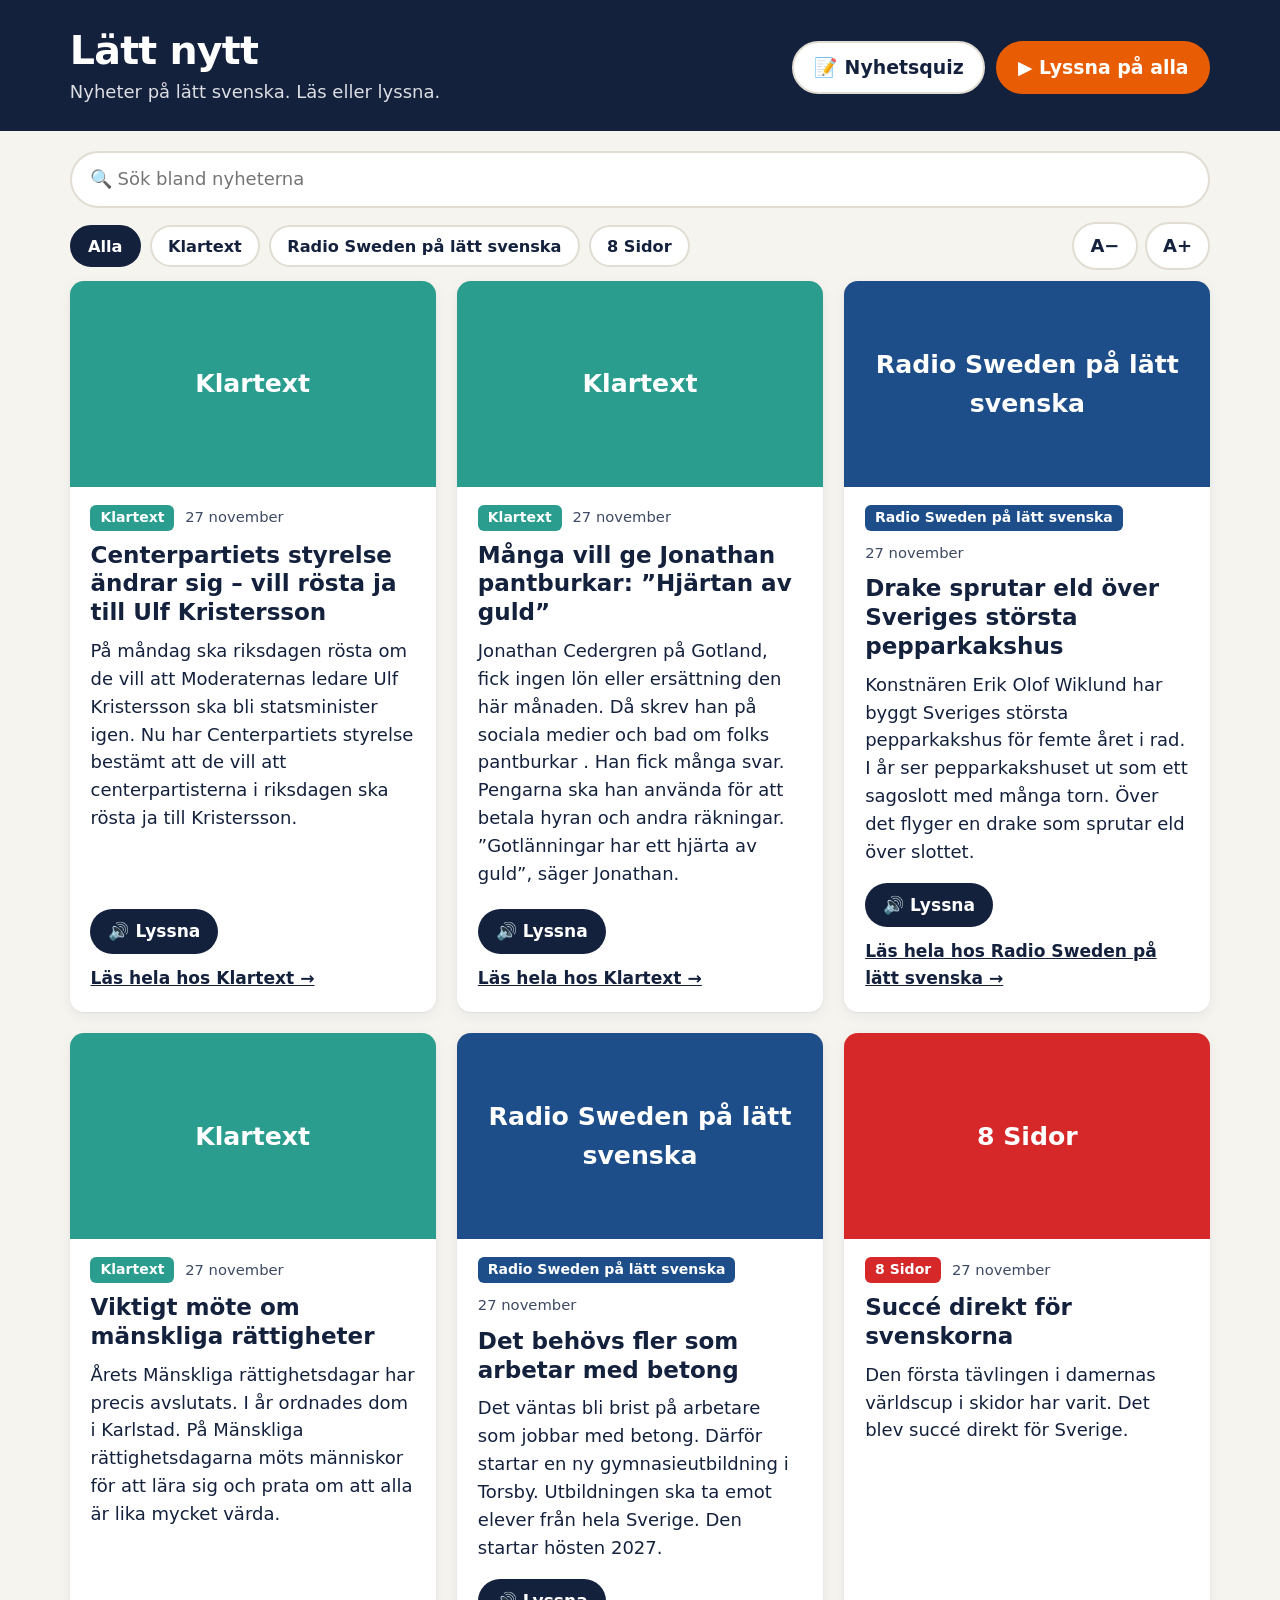
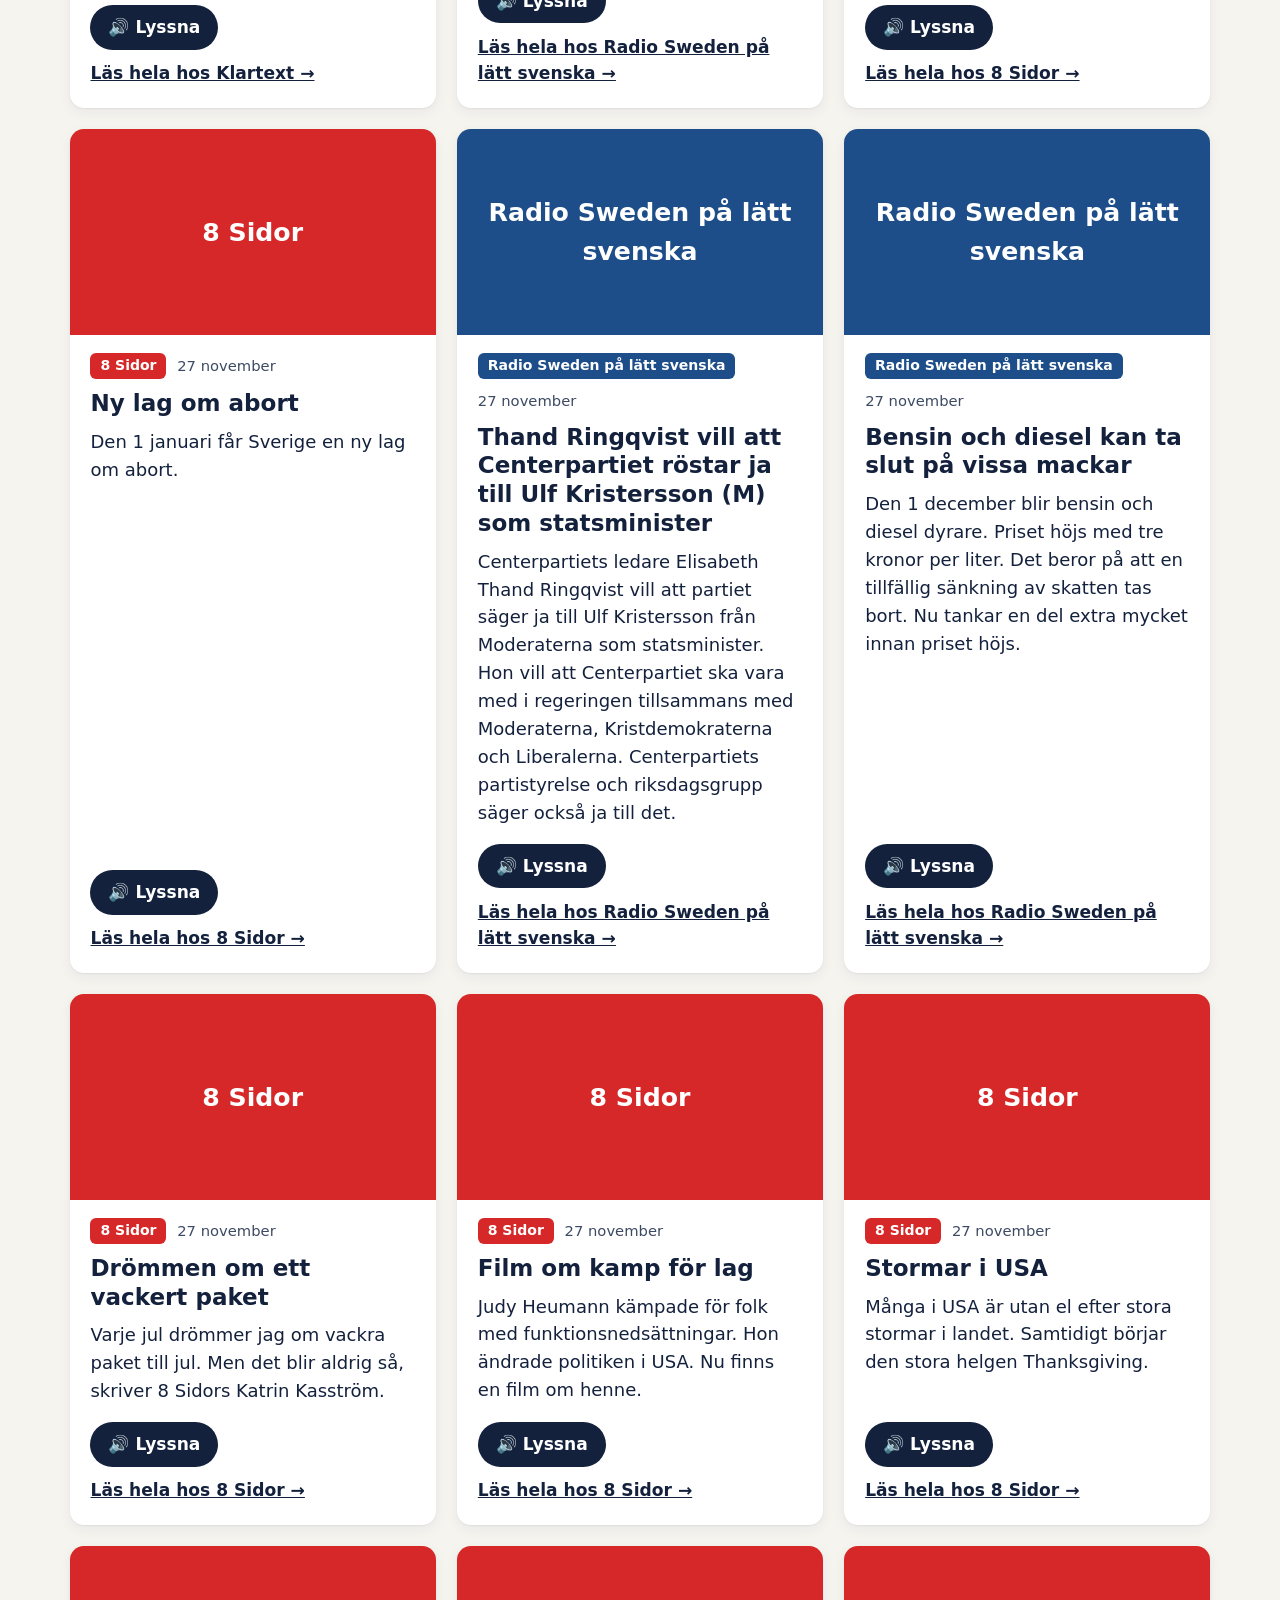
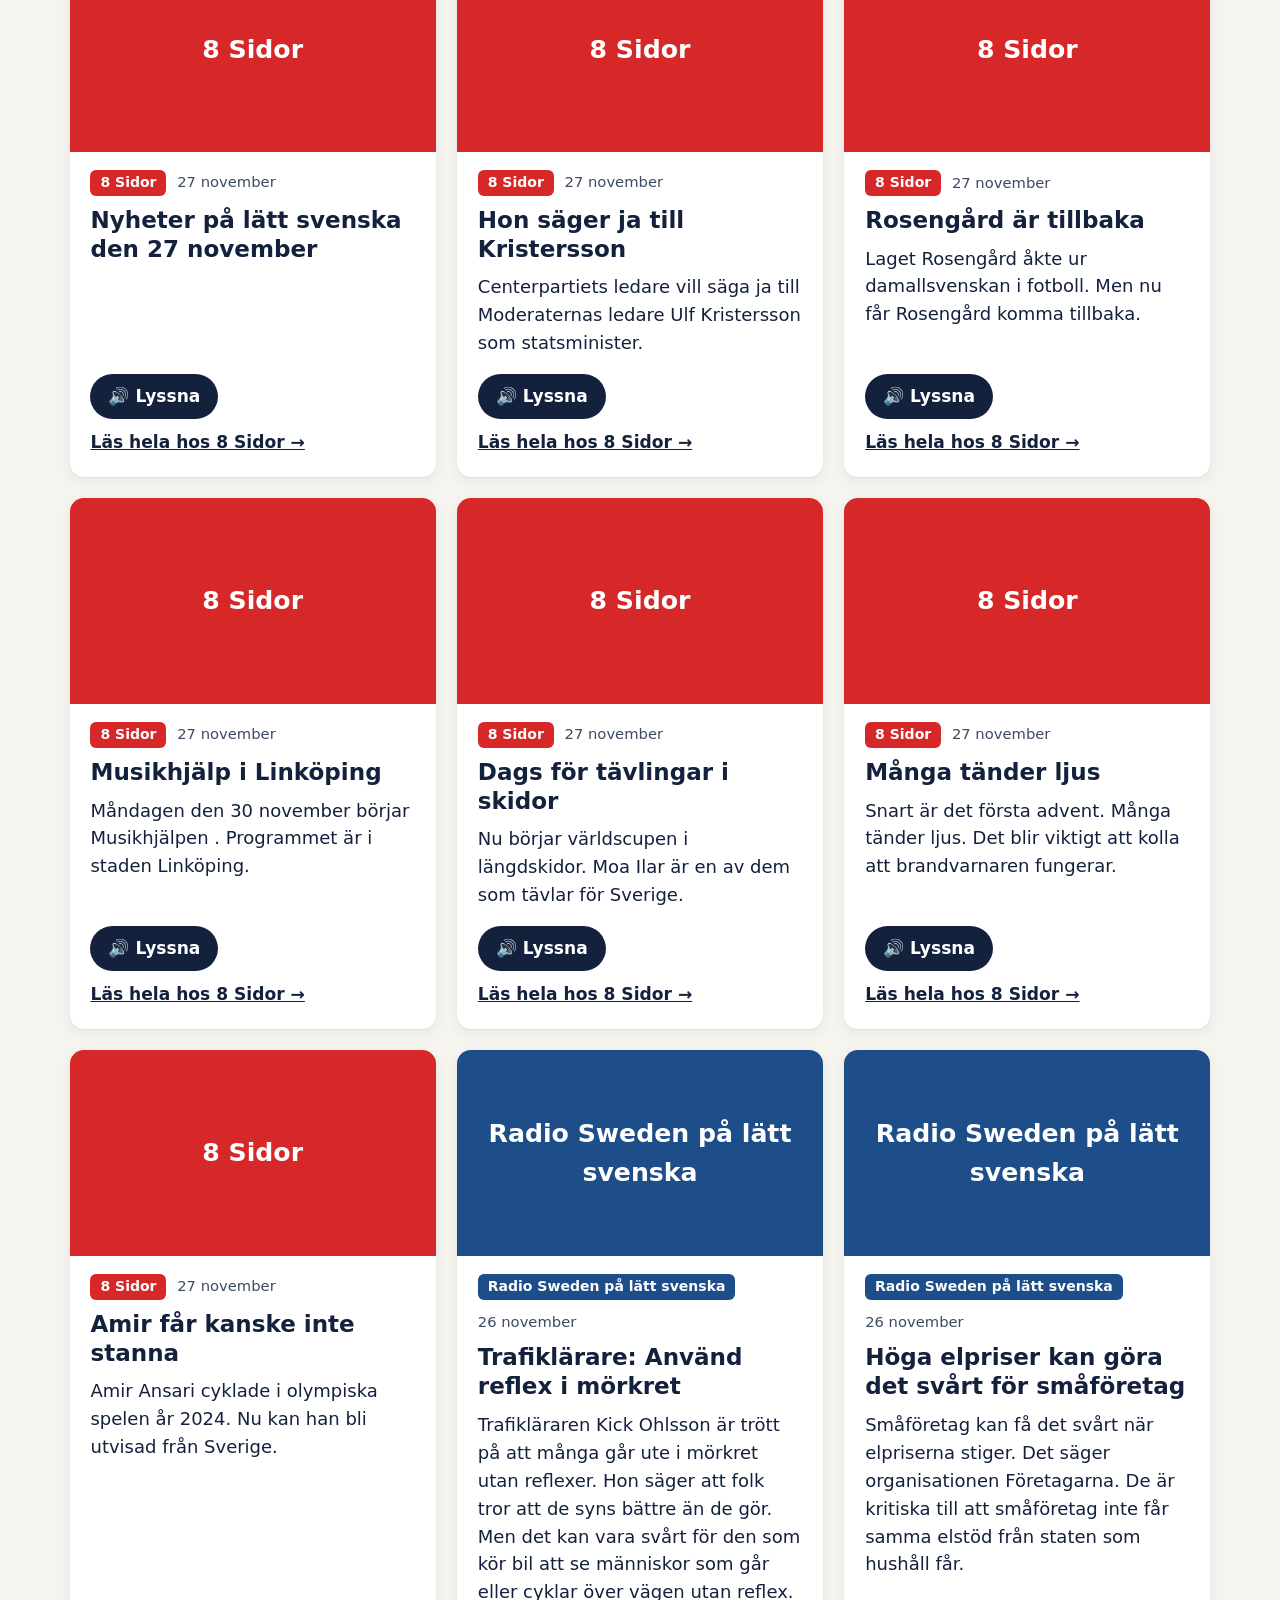
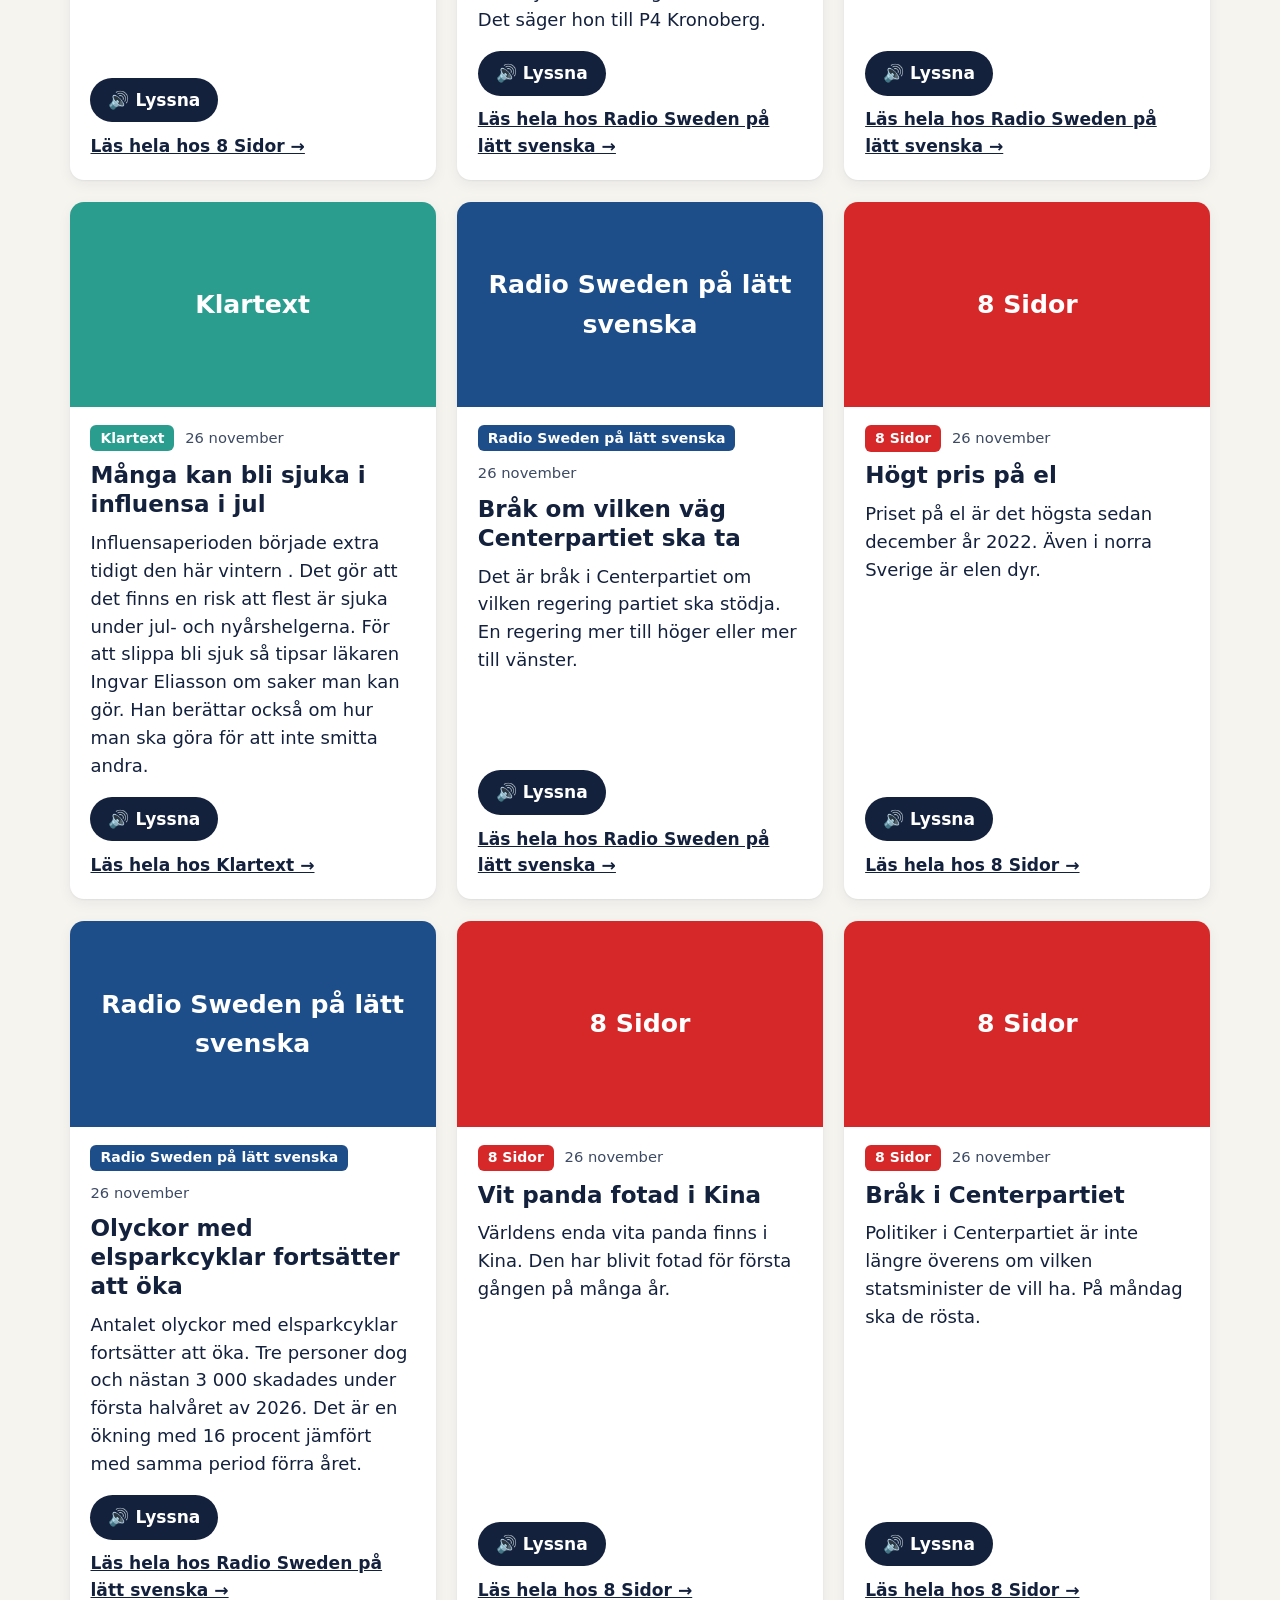
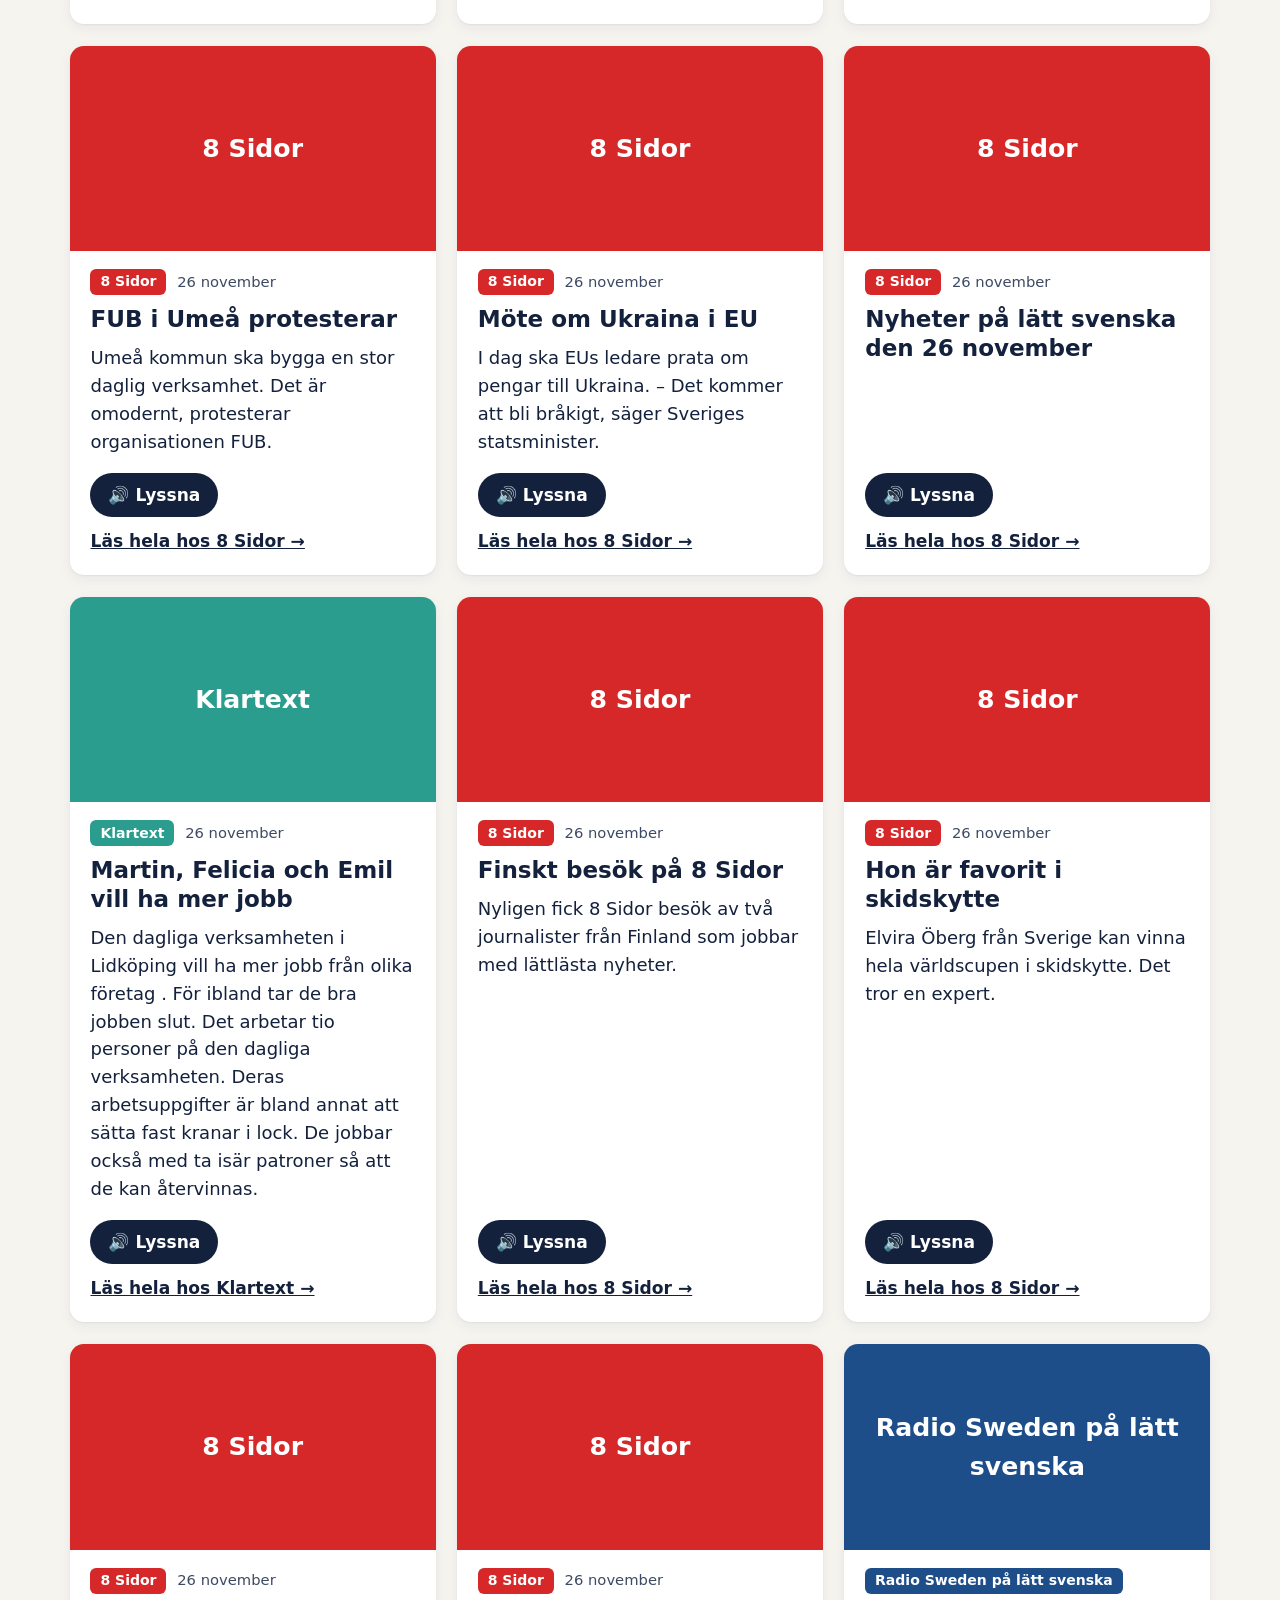
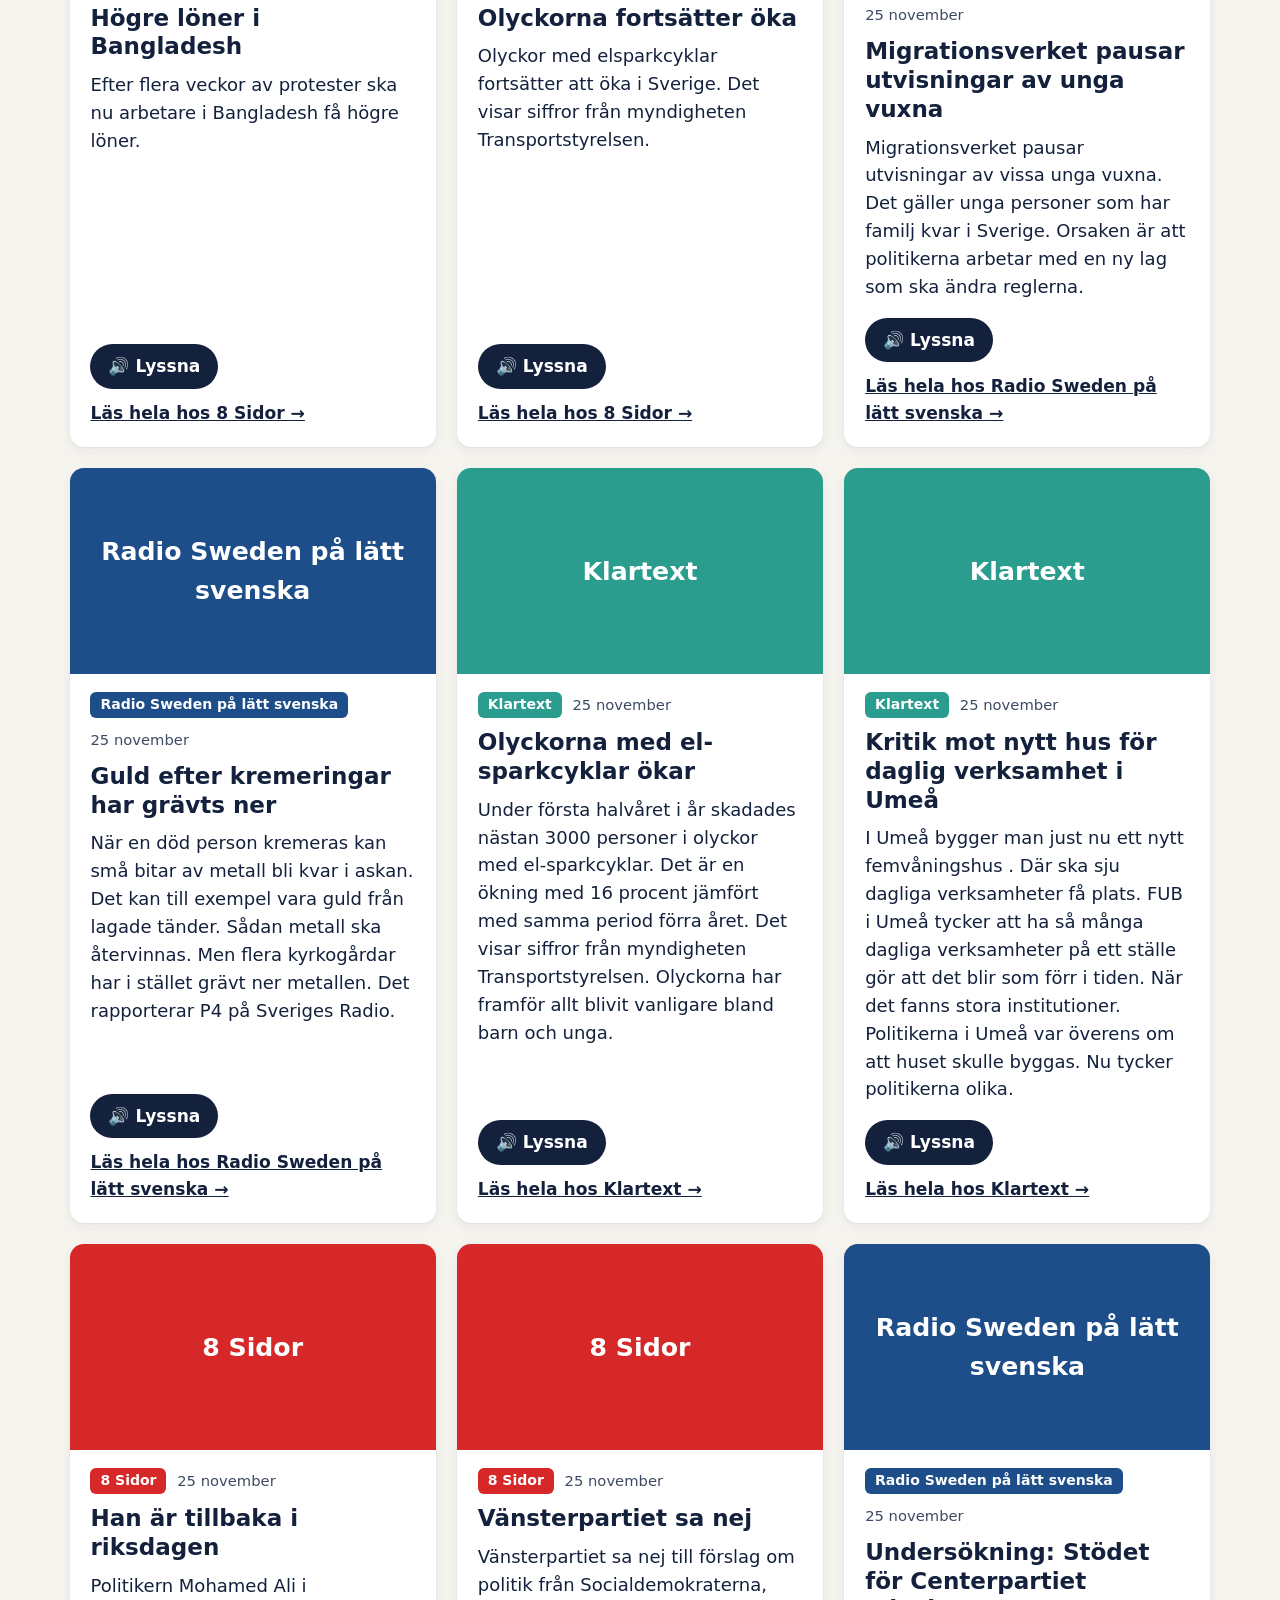
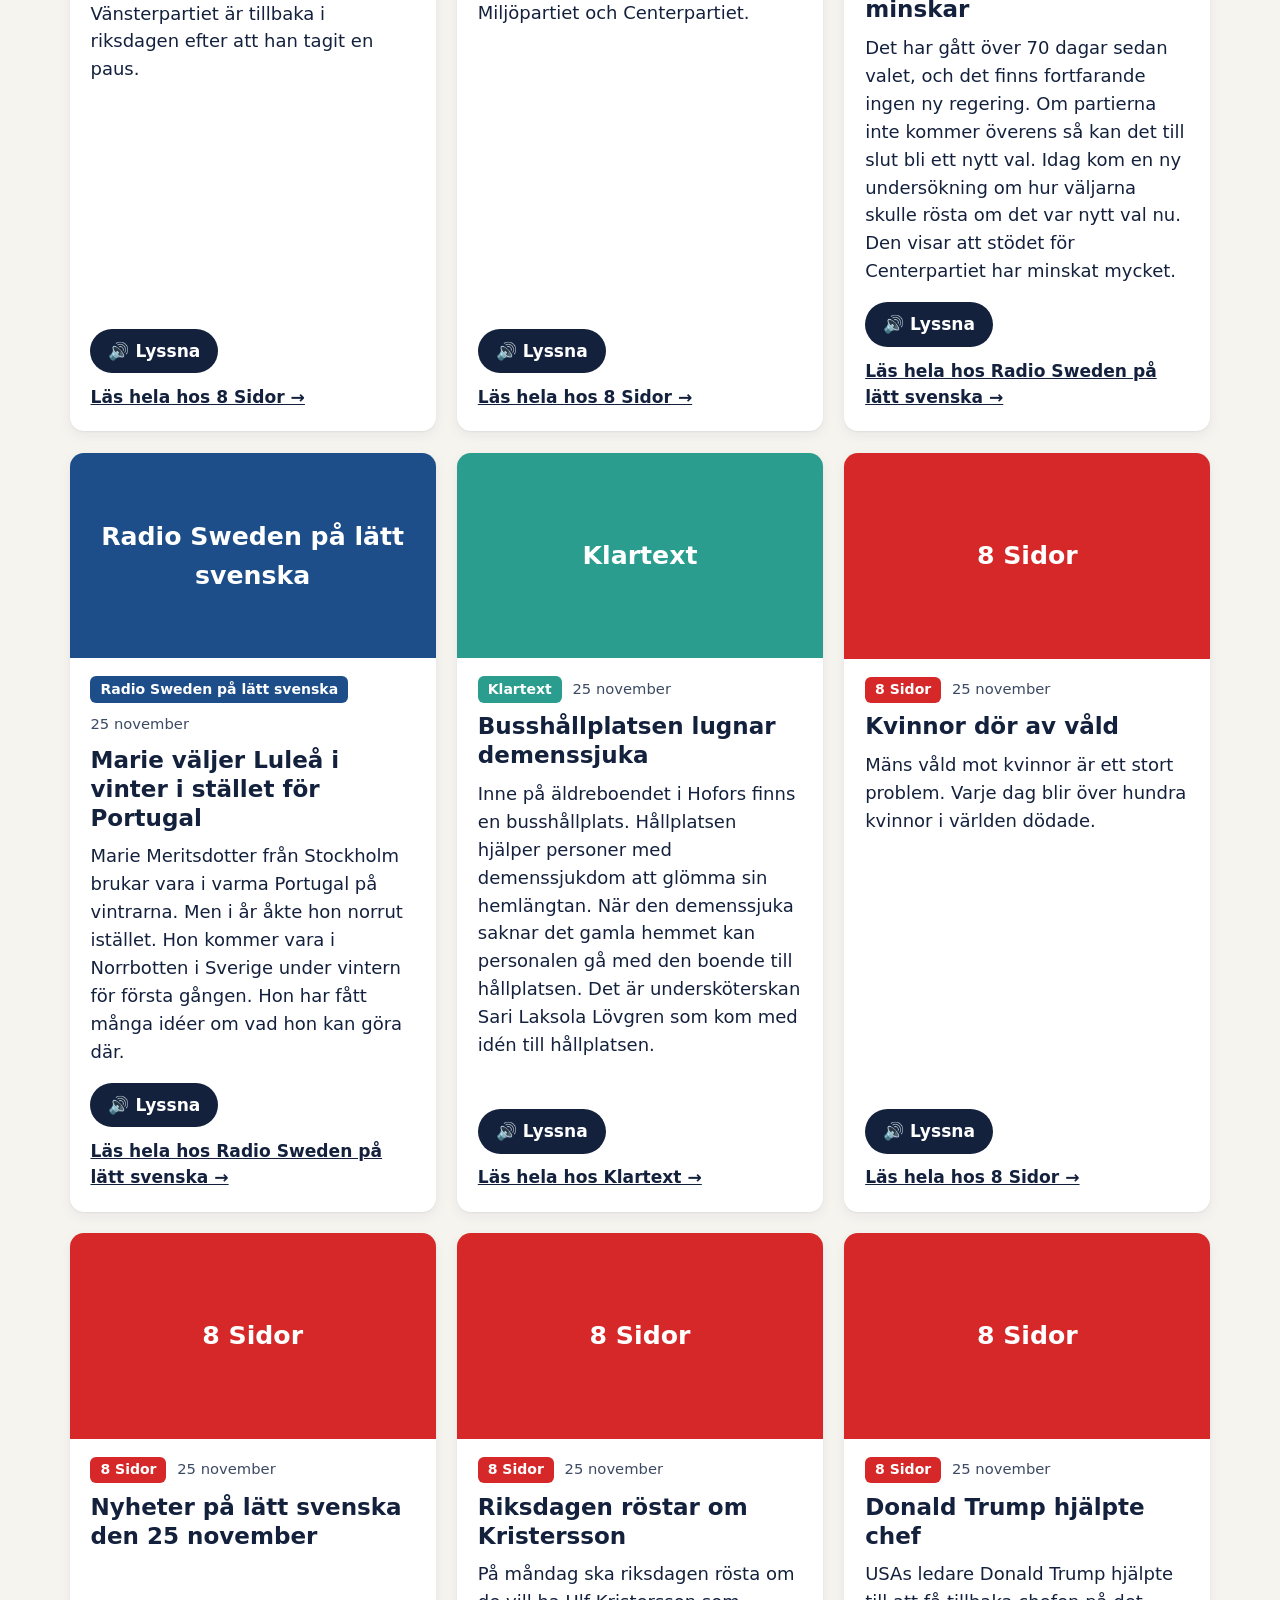
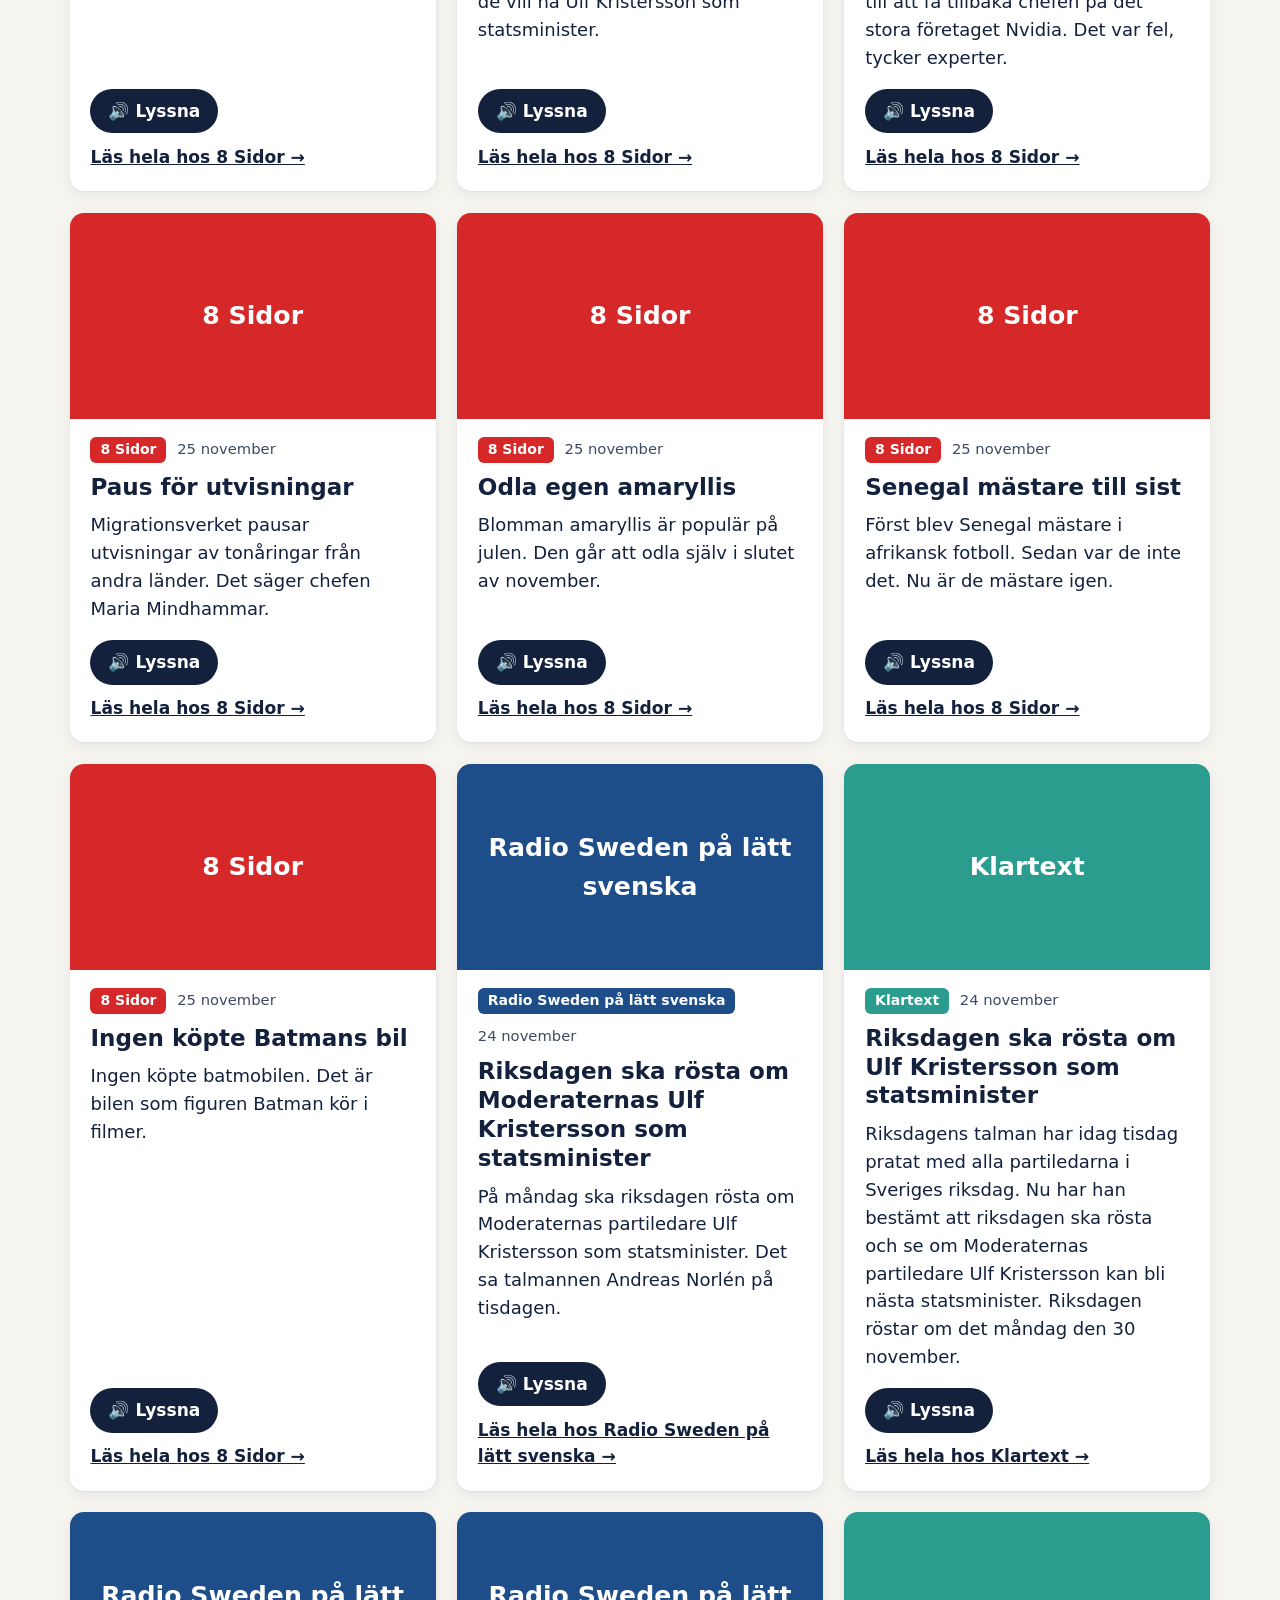
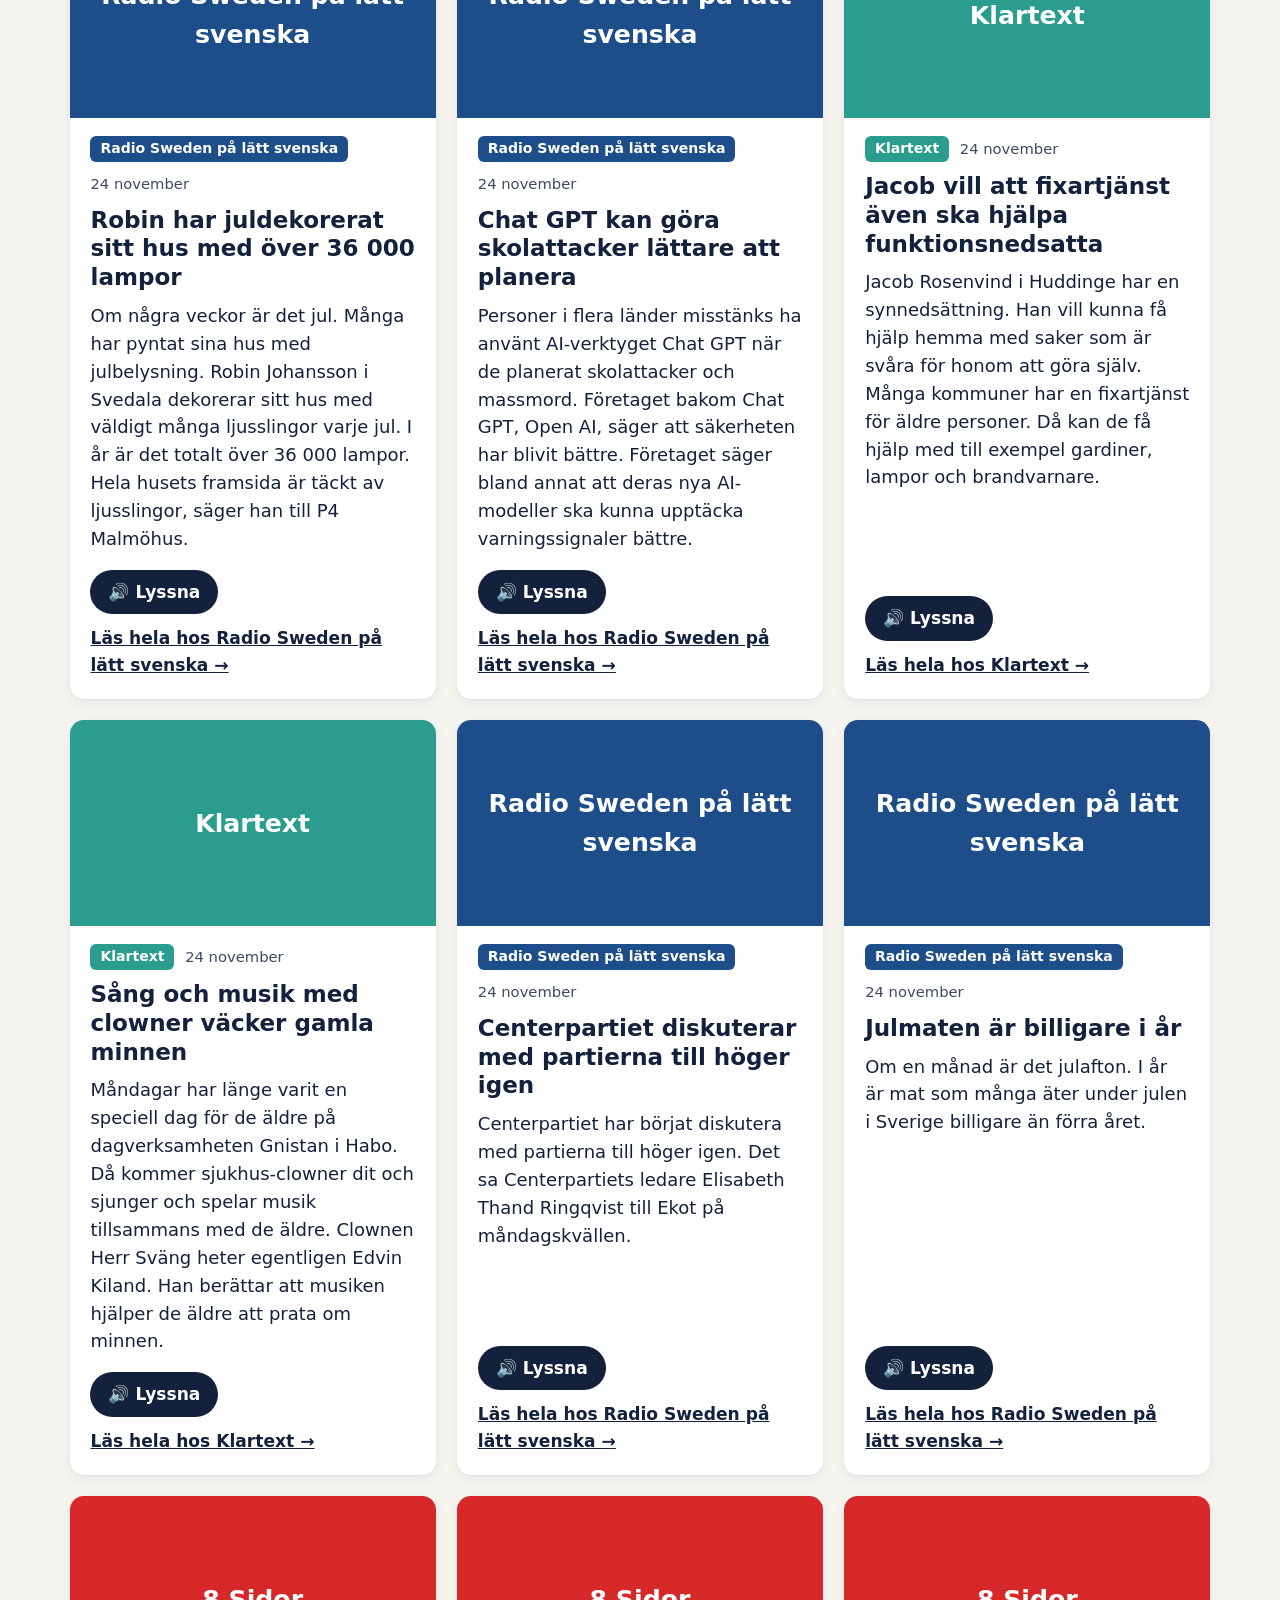
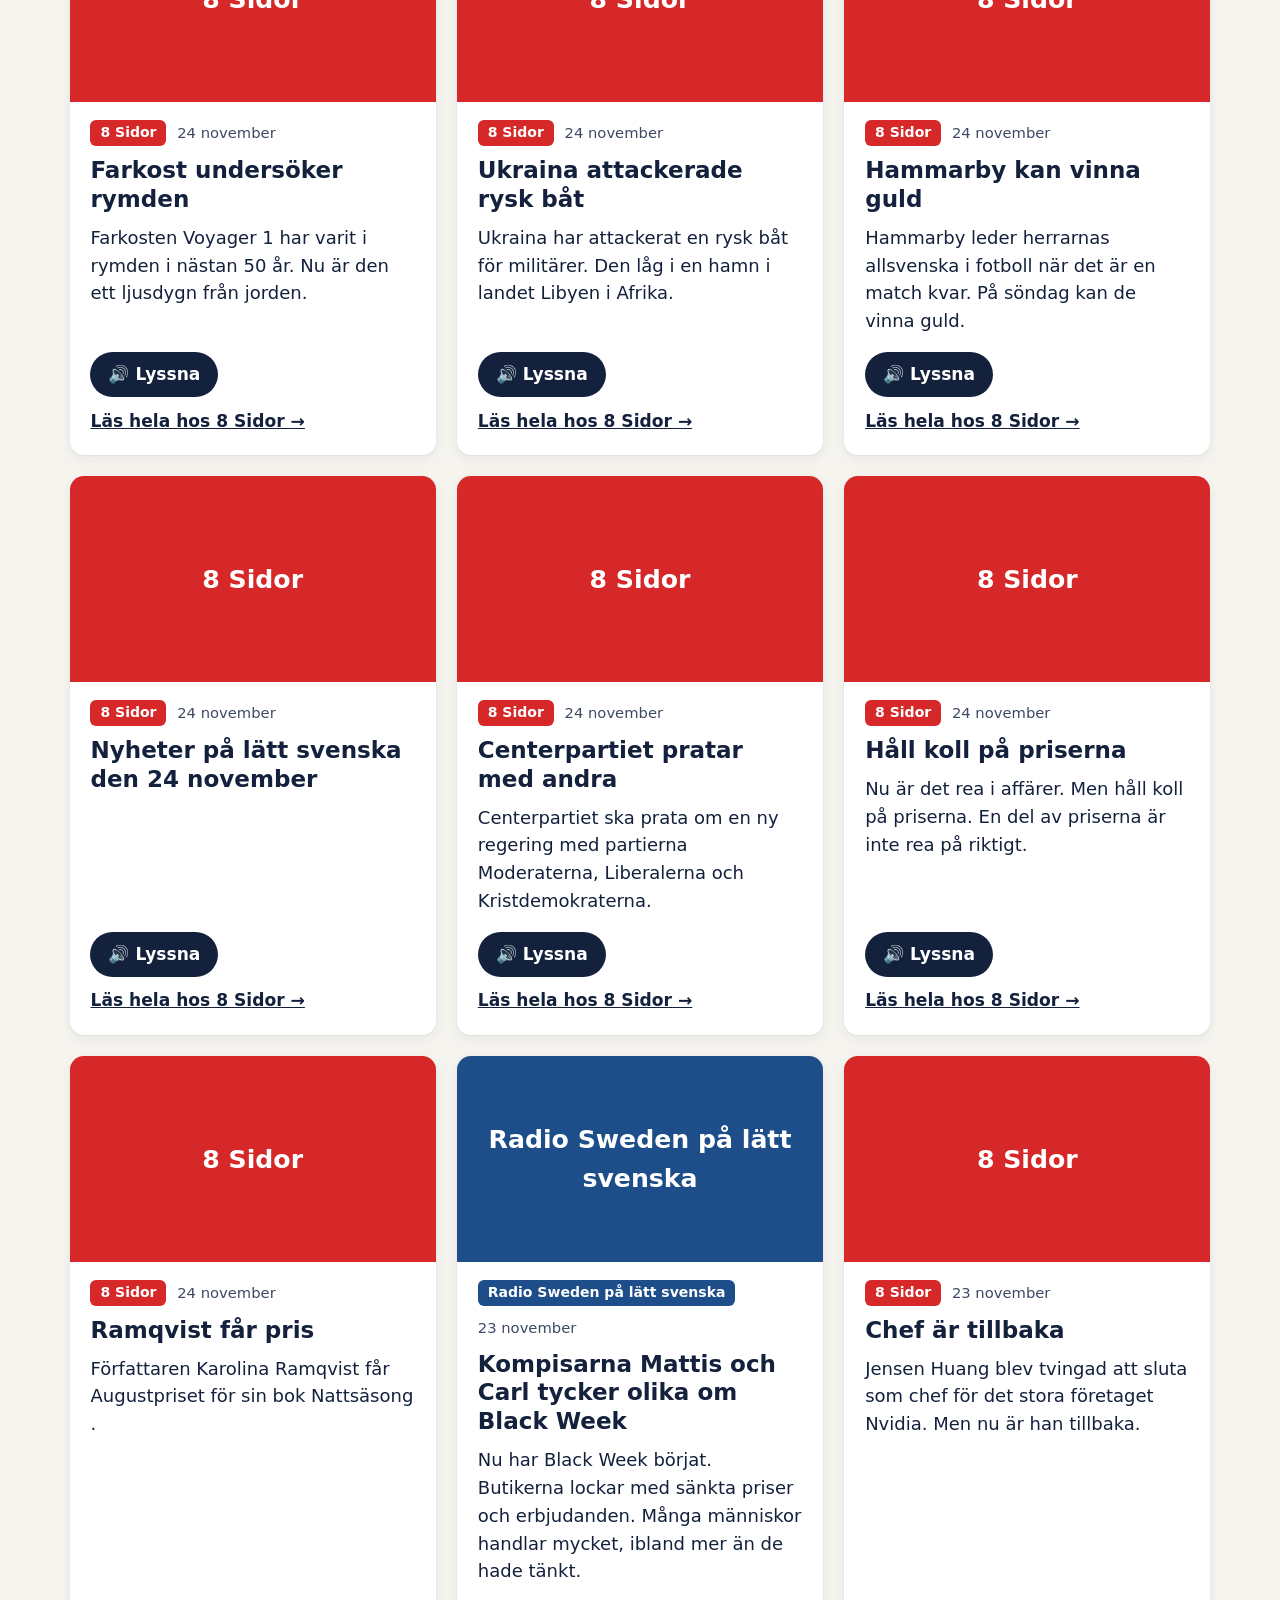
<file: index.html>
<!DOCTYPE html>
<html lang="sv">
<head>
  <meta charset="utf-8">
  <meta name="viewport" content="width=device-width, initial-scale=1">
  <meta name="google-site-verification" content="Xd9uRuOllnZjvvOVZA1lpVlv6xWFz5Zv11pG0qD9f40">
  <title>Lätt nytt – nyheter på lätt svenska</title>
  <meta name="description" content="Nyheter på lätt svenska att läsa och lyssna på. Uppdateras varje timme. Med sökfunktion och veckans nyhetsquiz för klassrummet.">
  <meta name="theme-color" content="#14213d">
  <meta property="og:type" content="website">
  <meta property="og:site_name" content="Lätt nytt">
  <meta property="og:title" content="Lätt nytt – nyheter på lätt svenska">
  <meta property="og:description" content="Nyheter på lätt svenska att läsa och lyssna på. Uppdateras varje timme. Med sökfunktion och veckans nyhetsquiz för klassrummet.">
  <meta property="og:url" content="https://dragbasun69-jpg.github.io/lattnytt/">
  <meta property="og:image" content="https://dragbasun69-jpg.github.io/lattnytt/og-bild.png">
  <meta property="og:image:width" content="1200">
  <meta property="og:image:height" content="630">
  <meta property="og:locale" content="sv_SE">
  <meta name="twitter:card" content="summary_large_image">
  <link rel="canonical" href="https://dragbasun69-jpg.github.io/lattnytt/">
  <link rel="icon" href="data:image/svg+xml,<svg xmlns='http://www.w3.org/2000/svg' viewBox='0 0 100 100'><text y='.9em' font-size='90'>📰</text></svg>">
  <link rel="stylesheet" href="style.css?v=202611151344">
</head>
<body>
  <a class="skip" href="#news">Hoppa till nyheterna</a>

  <header class="top">
    <div class="wrap top-inner">
      <div>
        <h1>Lätt nytt</h1>
        <p class="tagline">Nyheter på lätt svenska. Läs eller lyssna.</p>
      </div>
      <div class="top-actions">
        <a href="quiz.html" class="btn btn-ghost btn-quiz">📝 Nyhetsquiz</a>
        <button id="playAll" class="btn btn-primary" type="button">
          <span aria-hidden="true">▶</span> Lyssna på alla
        </button>
      </div>
    </div>
  </header>

  <div class="wrap toolbar" role="region" aria-label="Inställningar">
    <div class="search-wrap">
      <label for="search" class="visually-hidden">Sök bland nyheterna</label>
      <input id="search" type="search" placeholder="🔍 Sök bland nyheterna" autocomplete="off">
    </div>
    <div id="filters" class="filters" role="group" aria-label="Välj källa"></div>
    <div class="settings">
      <button id="textSmaller" class="btn btn-ghost" type="button" aria-label="Mindre text">A−</button>
      <button id="textBigger" class="btn btn-ghost" type="button" aria-label="Större text">A+</button>
    </div>
  </div>

  <main id="news" class="wrap">
    <p id="status" class="status" aria-live="polite">Hämtar nyheter …</p>
    <div id="grid" class="grid"></div>
  </main>

  <footer class="wrap foot">
    <p id="updated"></p>
    <p>Rubriker, ingresser och bilder kommer från källorna. Klicka på en nyhet för att läsa hela texten hos källan.</p>
    <p id="sourceStatus" class="small"></p>
    <p id="visits" class="small" hidden></p>
    <p class="credit">Lätt nytt är gjort av Torgny Johansson · <a href="about.html">Om sidan</a> · <a href="https://dragbasun69-jpg.github.io/nyhetslaget/">Nyhetsläget – vanliga nyheter</a></p>
  </footer>

  <!-- Spelaren visas när något läses upp -->
  <div id="player" class="player" hidden role="region" aria-label="Uppläsning">
    <div class="wrap player-inner">
      <div class="now">
        <span class="now-label">Läser upp</span>
        <span id="nowTitle" class="now-title"></span>
      </div>
      <div class="controls">
        <button id="prevBtn" class="ctrl" type="button" aria-label="Föregående nyhet">⏮</button>
        <button id="pauseBtn" class="ctrl ctrl-main" type="button" aria-label="Pausa">⏸</button>
        <button id="nextBtn" class="ctrl" type="button" aria-label="Nästa nyhet">⏭</button>
        <button id="stopBtn" class="ctrl" type="button" aria-label="Stoppa">⏹</button>
      </div>
      <div class="voice-settings">
        <label>Hastighet
          <select id="rate">
            <option value="0.7">Långsam</option>
            <option value="0.85">Lite långsam</option>
            <option value="1" selected>Normal</option>
            <option value="1.15">Snabb</option>
          </select>
        </label>
        <label>Röst
          <select id="voice"></select>
        </label>
      </div>
    </div>
  </div>

  <script src="app.js?v=202611151344"></script>

  <!-- Besöksräknare (GoatCounter): inga cookies, inga personuppgifter.
       Statistiken finns på https://lattnytt.goatcounter.com -->
  <script data-goatcounter="https://lattnytt.goatcounter.com/count" async src="//gc.zgo.at/count.js"></script>
</body>
</html>
</file>
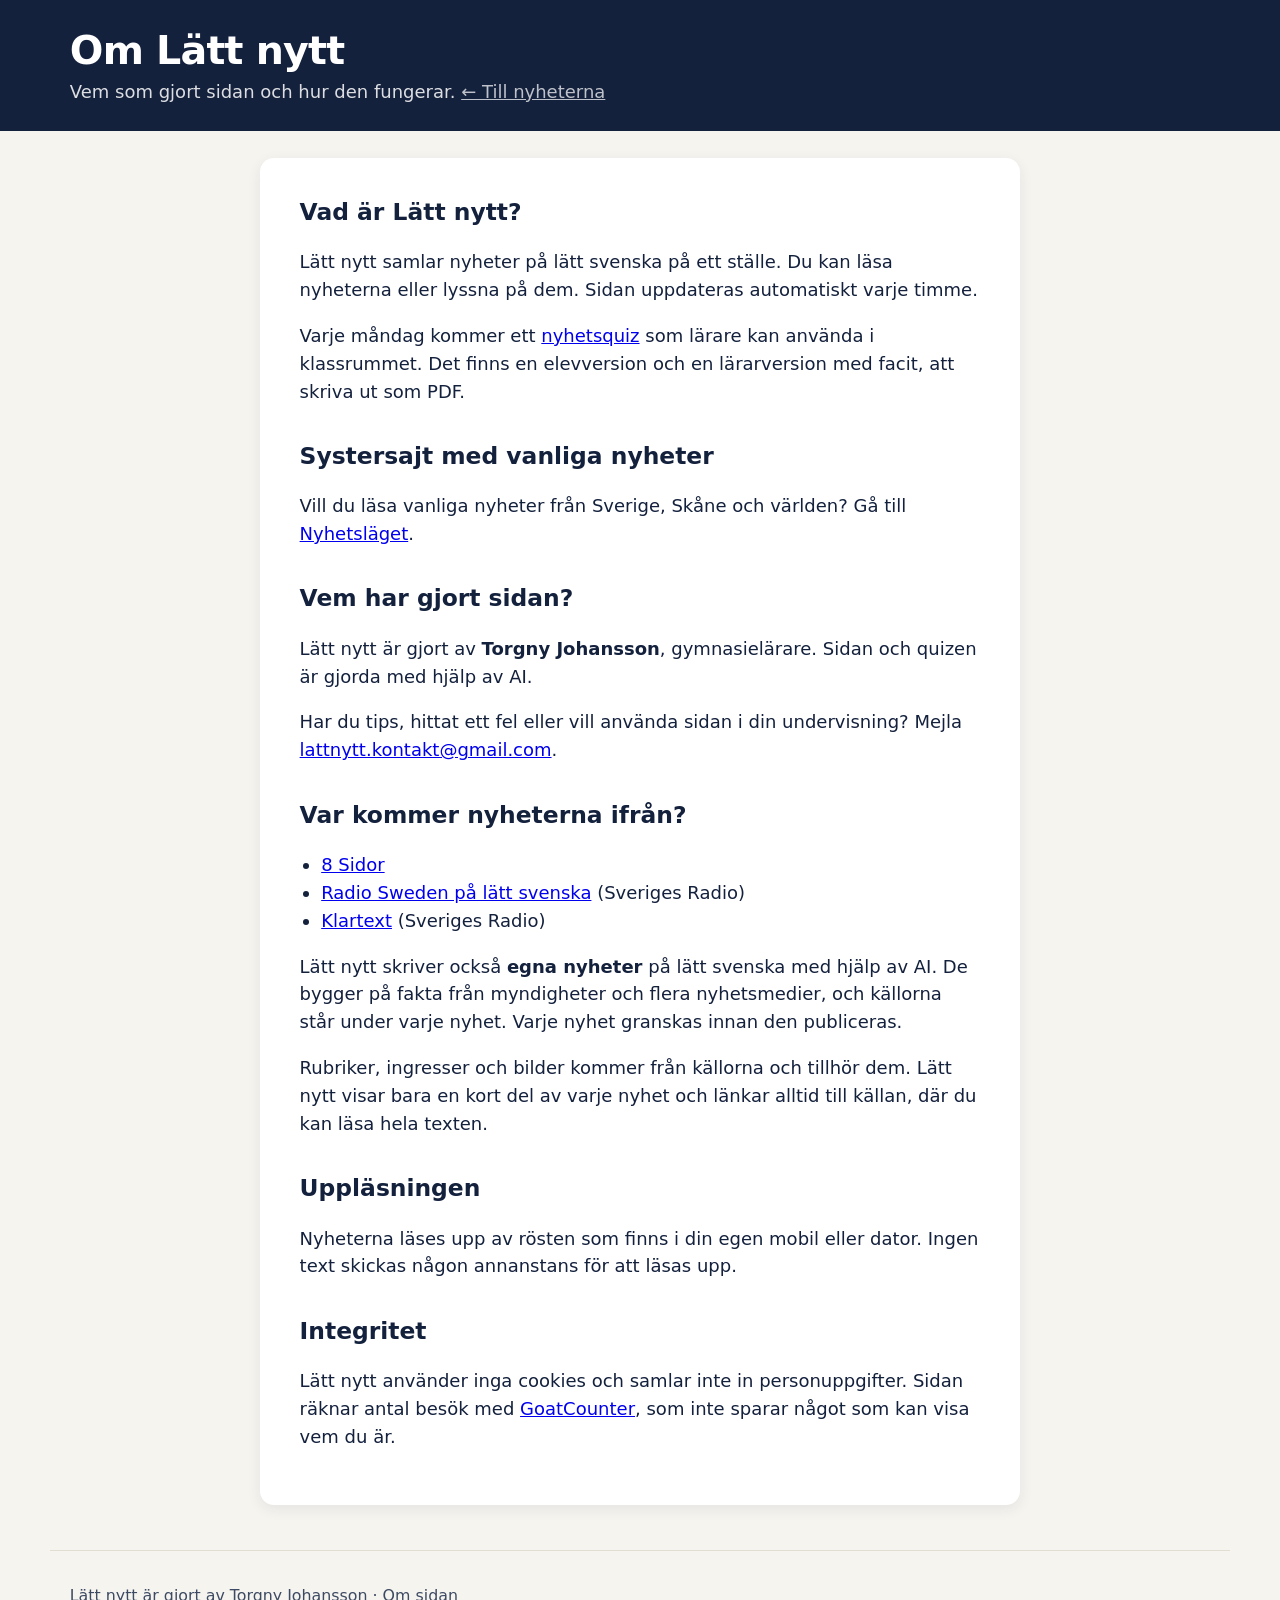
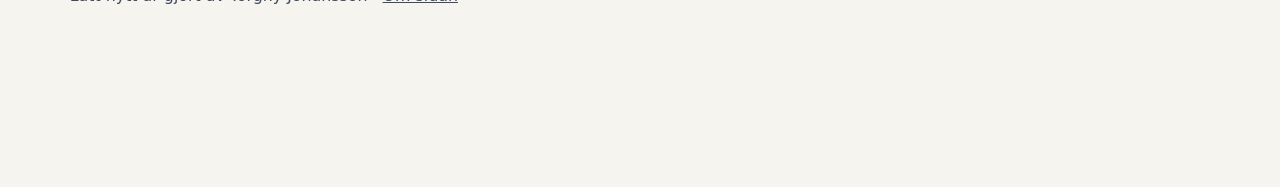
<file: about.html>
<!DOCTYPE html>
<html lang="sv">
<head>
  <meta charset="utf-8">
  <meta name="viewport" content="width=device-width, initial-scale=1">
  <title>Om Lätt nytt</title>
  <meta name="description" content="Om Lätt nytt – nyheter på lätt svenska att läsa och lyssna på, med nyhetsquiz för klassrummet.">
  <meta property="og:type" content="website">
  <meta property="og:site_name" content="Lätt nytt">
  <meta property="og:title" content="Om Lätt nytt">
  <meta property="og:description" content="Om Lätt nytt – nyheter på lätt svenska att läsa och lyssna på, med nyhetsquiz för klassrummet.">
  <meta property="og:url" content="https://dragbasun69-jpg.github.io/lattnytt/about.html">
  <meta property="og:image" content="https://dragbasun69-jpg.github.io/lattnytt/og-bild.png">
  <meta property="og:image:width" content="1200">
  <meta property="og:image:height" content="630">
  <meta property="og:locale" content="sv_SE">
  <meta name="twitter:card" content="summary_large_image">
  <link rel="canonical" href="https://dragbasun69-jpg.github.io/lattnytt/about.html">
  <link rel="icon" href="data:image/svg+xml,<svg xmlns='http://www.w3.org/2000/svg' viewBox='0 0 100 100'><text y='.9em' font-size='90'>📰</text></svg>">
  <link rel="stylesheet" href="style.css?v=202611151344">
  <style>
    .about { background:#fff; border-radius:14px; padding:2rem 2.2rem; margin:1.5rem auto 2rem; max-width:760px;
             box-shadow:0 4px 14px rgba(20,33,61,.08); }
    .about h2 { font-size:1.3rem; margin:1.8rem 0 .4rem; }
    .about h2:first-child { margin-top:0; }
    .about p, .about li { max-width:65ch; }
    .about ul { padding-left:1.2rem; }
    .back { color:#fff; opacity:.85; }
    @media (max-width:600px) { .about { padding:1.3rem 1.1rem; } }
  </style>
</head>
<body>
  <header class="top">
    <div class="wrap top-inner">
      <div>
        <h1>Om Lätt nytt</h1>
        <p class="tagline">Vem som gjort sidan och hur den fungerar. <a class="back" href="./">← Till nyheterna</a></p>
      </div>
    </div>
  </header>

  <main class="wrap">
    <article class="about">
      <h2>Vad är Lätt nytt?</h2>
      <p>Lätt nytt samlar nyheter på lätt svenska på ett ställe. Du kan läsa nyheterna eller lyssna på dem. Sidan uppdateras automatiskt varje timme.</p>
      <p>Varje måndag kommer ett <a href="quiz.html">nyhetsquiz</a> som lärare kan använda i klassrummet. Det finns en elevversion och en lärarversion med facit, att skriva ut som PDF.</p>

      <h2>Systersajt med vanliga nyheter</h2>
      <p>Vill du läsa vanliga nyheter från Sverige, Skåne och världen? Gå till <a href="https://dragbasun69-jpg.github.io/nyhetslaget/">Nyhetsläget</a>.</p>

      <h2>Vem har gjort sidan?</h2>
      <p>Lätt nytt är gjort av <b>Torgny Johansson</b>, gymnasielärare. Sidan och quizen är gjorda med hjälp av AI.</p>
      <p id="contact" hidden>Har du tips, hittat ett fel eller vill använda sidan i din undervisning? Mejla <a id="contactLink" href="#"></a>.</p>

      <h2>Var kommer nyheterna ifrån?</h2>
      <ul>
        <li><a href="https://8sidor.se" rel="noopener">8 Sidor</a></li>
        <li><a href="https://www.sverigesradio.se/radio-sweden-pa-latt-svenska" rel="noopener">Radio Sweden på lätt svenska</a> (Sveriges Radio)</li>
        <li><a href="https://www.sverigesradio.se/klartext" rel="noopener">Klartext</a> (Sveriges Radio)</li>
      </ul>
      <p>Lätt nytt skriver också <b>egna nyheter</b> på lätt svenska med hjälp av AI. De bygger på fakta från myndigheter och flera nyhetsmedier, och källorna står under varje nyhet. Varje nyhet granskas innan den publiceras.</p>
      <p>Rubriker, ingresser och bilder kommer från källorna och tillhör dem. Lätt nytt visar bara en kort del av varje nyhet och länkar alltid till källan, där du kan läsa hela texten.</p>

      <h2>Uppläsningen</h2>
      <p>Nyheterna läses upp av rösten som finns i din egen mobil eller dator. Ingen text skickas någon annanstans för att läsas upp.</p>

      <h2>Integritet</h2>
      <p>Lätt nytt använder inga cookies och samlar inte in personuppgifter. Sidan räknar antal besök med <a href="https://www.goatcounter.com" rel="noopener">GoatCounter</a>, som inte sparar något som kan visa vem du är.</p>
    </article>
  </main>

  <footer class="wrap foot">
    <p>Lätt nytt är gjort av Torgny Johansson · <a href="about.html">Om sidan</a></p>
  </footer>

  <script>
    // Kontaktadress för sajten. Lämna tom för att dölja kontaktraden.
    const CONTACT_EMAIL = ["lattnytt.kontakt", "gmail.com"].join("@"); // delad för att försvåra för skräppostrobotar
    if (CONTACT_EMAIL) {
      const a = document.getElementById("contactLink");
      a.href = "mailto:" + CONTACT_EMAIL;
      a.textContent = CONTACT_EMAIL;
      document.getElementById("contact").hidden = false;
    }
  </script>
  <script data-goatcounter="https://lattnytt.goatcounter.com/count" async src="//gc.zgo.at/count.js"></script>
</body>
</html>
</file>
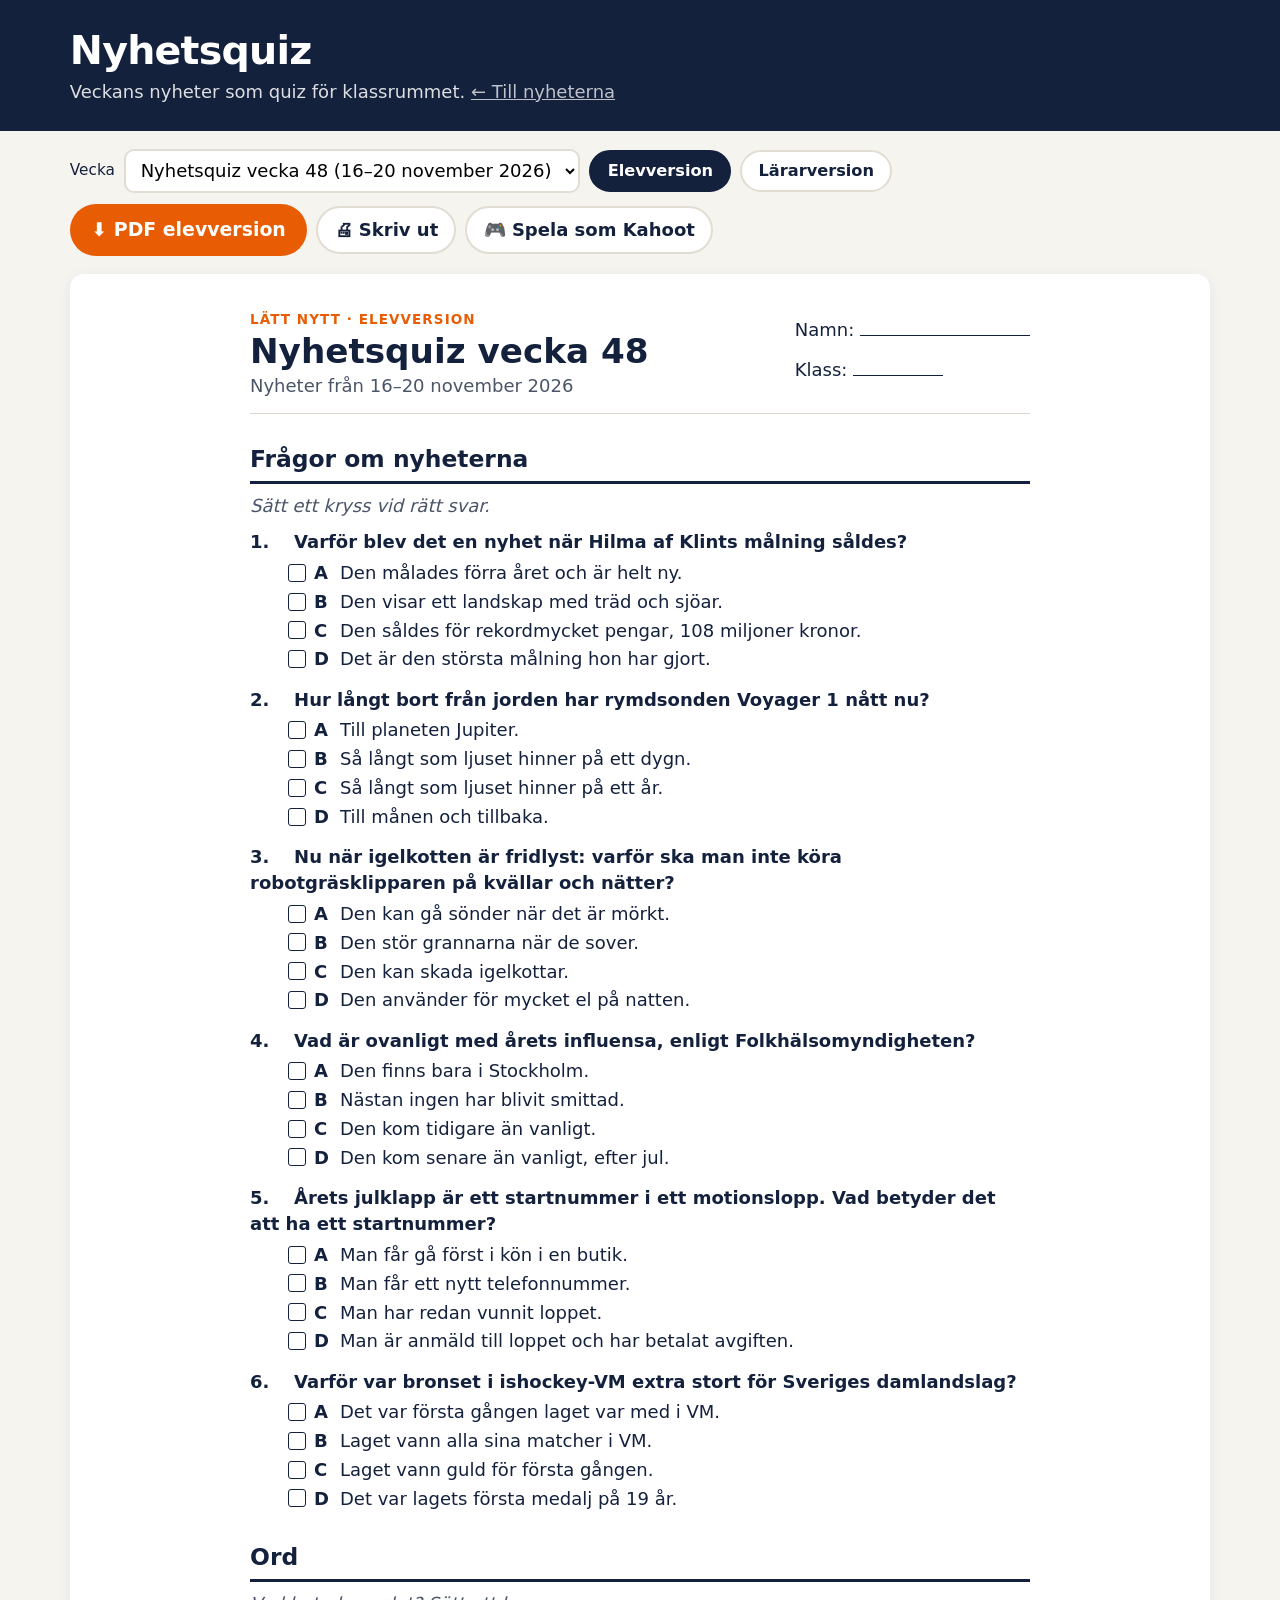
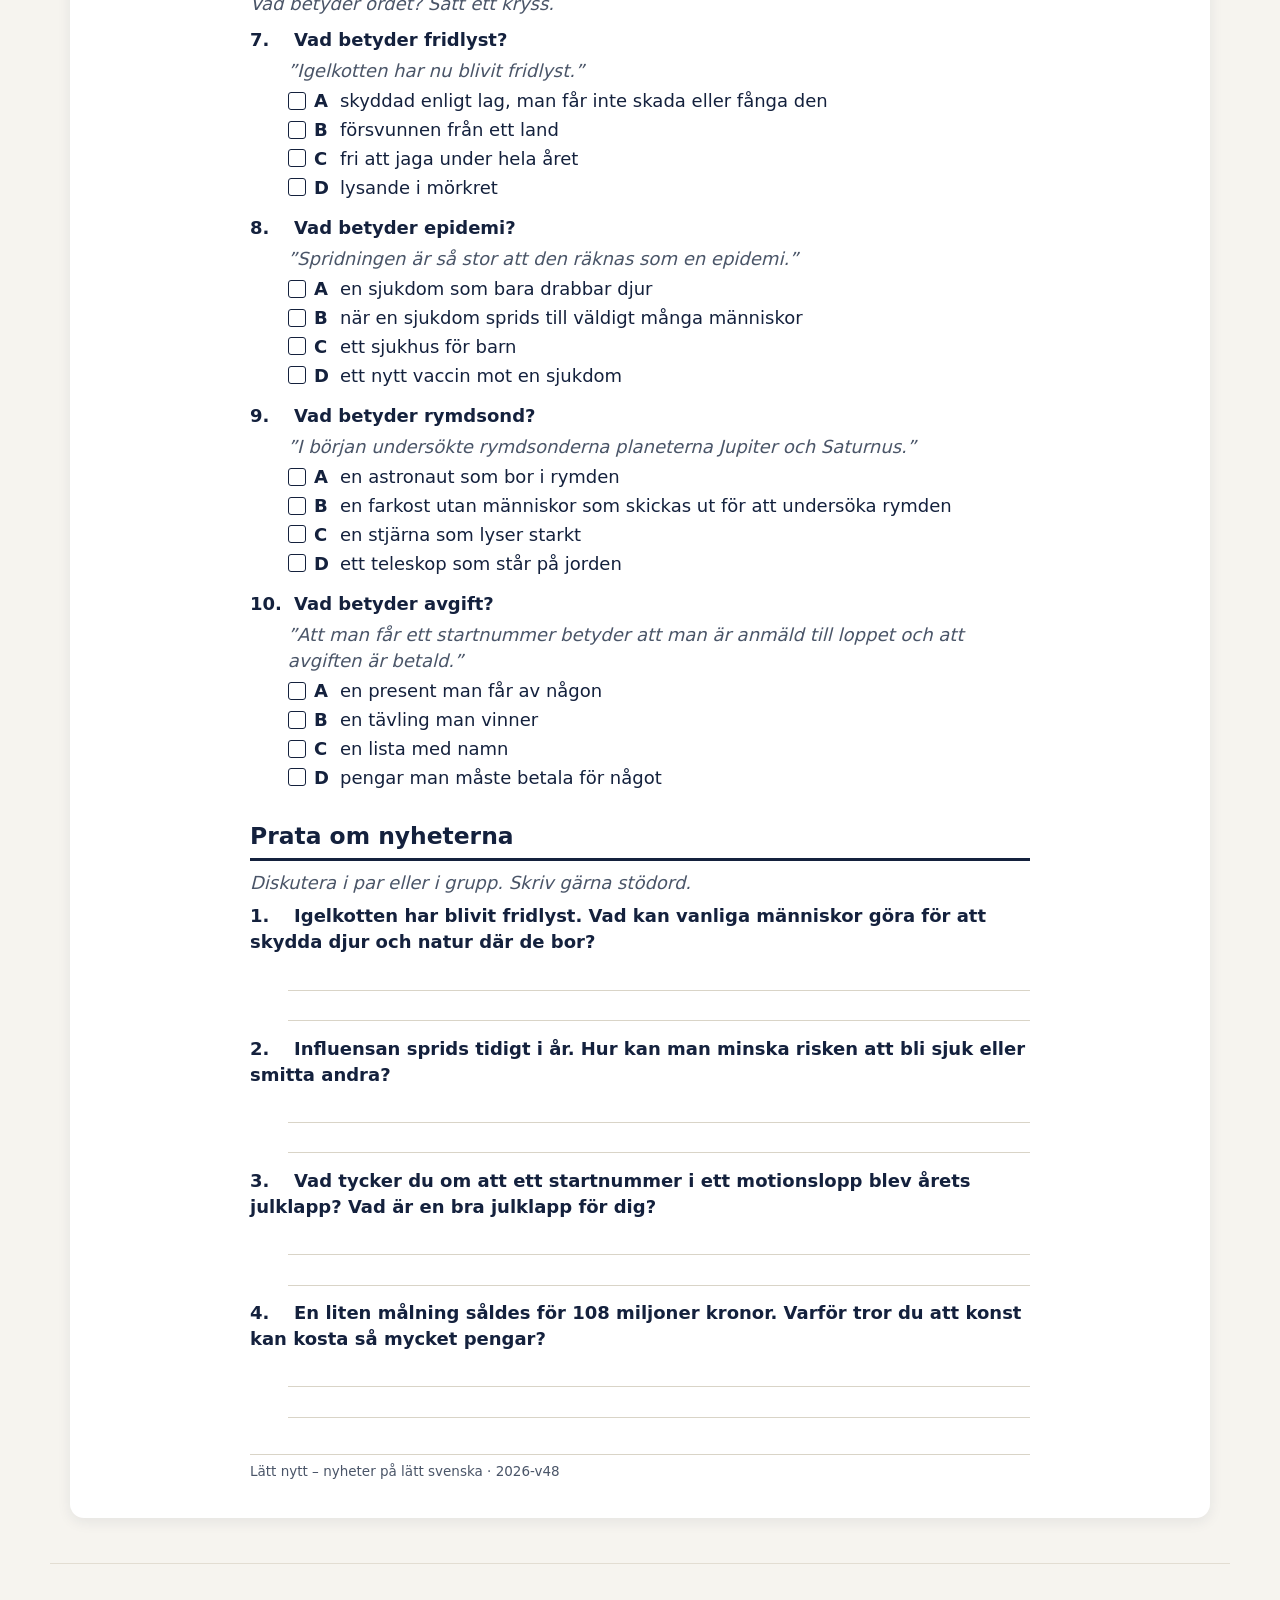
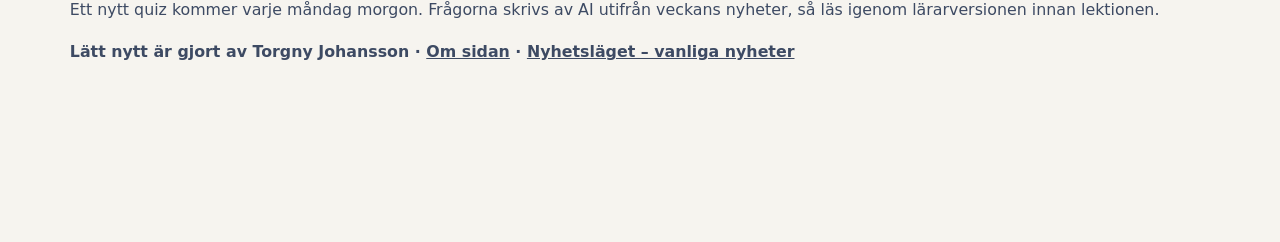
<file: quiz.html>
<!DOCTYPE html>
<html lang="sv">
<head>
  <meta charset="utf-8">
  <meta name="viewport" content="width=device-width, initial-scale=1">
  <title>Nyhetsquiz – Lätt nytt</title>
  <meta name="description" content="Veckans nyhetsquiz på lätt svenska. Elevversion och lärarversion med facit, att skriva ut som PDF.">
  <meta property="og:type" content="website">
  <meta property="og:site_name" content="Lätt nytt">
  <meta property="og:title" content="Nyhetsquiz – Lätt nytt">
  <meta property="og:description" content="Veckans nyheter som quiz för klassrummet. Elevversion och lärarversion med facit, att skriva ut som PDF.">
  <meta property="og:url" content="https://dragbasun69-jpg.github.io/lattnytt/quiz.html">
  <meta property="og:image" content="https://dragbasun69-jpg.github.io/lattnytt/og-bild.png">
  <meta property="og:image:width" content="1200">
  <meta property="og:image:height" content="630">
  <meta property="og:locale" content="sv_SE">
  <meta name="twitter:card" content="summary_large_image">
  <link rel="canonical" href="https://dragbasun69-jpg.github.io/lattnytt/quiz.html">
  <link rel="icon" href="data:image/svg+xml,<svg xmlns='http://www.w3.org/2000/svg' viewBox='0 0 100 100'><text y='.9em' font-size='90'>📰</text></svg>">
  <link rel="stylesheet" href="style.css?v=202611151344">
  <style>
    .quiz-tools { display:flex; flex-wrap:wrap; gap:.6rem; align-items:center; justify-content:space-between; padding:1rem 0; }
    .quiz-tools .group { display:flex; flex-wrap:wrap; gap:.5rem; align-items:center; }
    .quiz-tools select { max-width:100%; font:inherit; padding:.45rem .6rem; border-radius:10px; border:2px solid var(--line); background:#fff; min-height:44px; }
    .btn-link { text-decoration:none; display:inline-flex; align-items:center; }
    .sheet { background:#fff; border-radius:14px; padding:2rem 2.2rem; box-shadow:0 4px 14px rgba(20,33,61,.08); margin-bottom:2rem; }
    .back { color:#fff; opacity:.85; }
    @media (max-width:600px) { .sheet { padding:1.2rem 1rem; } .quiz-tools .group { width:100%; } .quiz-tools select { width:100%; } }
    @media print {
      body { background:#fff; padding:0; }
      .top, .quiz-tools, .foot, .skip, #empty { display:none !important; }
      .sheet { box-shadow:none; padding:0; border-radius:0; }
      .wrap { max-width:none; padding:0; }
    }
  </style>
</head>
<body>
  <a class="skip" href="#sheet">Hoppa till quizet</a>
  <header class="top">
    <div class="wrap top-inner">
      <div>
        <h1>Nyhetsquiz</h1>
        <p class="tagline">Veckans nyheter som quiz för klassrummet. <a class="back" href="./">← Till nyheterna</a></p>
      </div>
    </div>
  </header>

  <main class="wrap">
    <div class="quiz-tools">
      <div class="group">
        <label for="week" class="small">Vecka</label>
        <select id="week"></select>
        <div class="filters" role="group" aria-label="Version">
          <button class="chip" type="button" data-version="elev" aria-pressed="true">Elevversion</button>
          <button class="chip" type="button" data-version="larare" aria-pressed="false">Lärarversion</button>
        </div>
      </div>
      <div class="group">
        <a id="pdf" class="btn btn-primary btn-link" href="#" download>⬇ Ladda ner PDF</a>
        <button id="print" class="btn btn-ghost" type="button">🖨 Skriv ut</button>
        <a id="kahoot" class="btn btn-ghost btn-link" href="#" target="_blank" rel="noopener" hidden>🎮 Spela som Kahoot</a>
      </div>
    </div>

    <p id="empty" class="status">Hämtar quiz …</p>
    <div id="sheet" class="sheet" hidden></div>
  </main>

  <footer class="wrap foot">
    <p>Ett nytt quiz kommer varje måndag morgon. Frågorna skrivs av AI utifrån veckans nyheter, så läs igenom lärarversionen innan lektionen.</p>
    <p class="credit">Lätt nytt är gjort av Torgny Johansson · <a href="about.html">Om sidan</a> · <a href="https://dragbasun69-jpg.github.io/nyhetslaget/">Nyhetsläget – vanliga nyheter</a></p>
  </footer>

  <script src="quiz-render.js?v=202611151344"></script>
  <script>
  (() => {
    const $ = (id) => document.getElementById(id);
    const params = new URLSearchParams(location.search);
    let version = params.get("v") === "larare" ? "larare" : "elev";
    let quizzes = [];
    let current = null;

    const style = document.createElement("style");
    style.textContent = QuizRender.CSS;
    document.head.appendChild(style);

    function setVersion(v) {
      version = v;
      document.querySelectorAll("[data-version]").forEach((b) => b.setAttribute("aria-pressed", String(b.dataset.version === v)));
      draw();
    }

    function draw() {
      if (!current) return;
      try {
        $("sheet").innerHTML = QuizRender.render(current, version);
      } catch (err) {
        console.error(err);
        $("sheet").innerHTML = "<p>Quizet kunde inte visas. Ladda om sidan (Ctrl + F5). Du kan också ladda ner PDF:en.</p>";
      }
      $("sheet").hidden = false;
      $("pdf").href = `quiz/${current.id}-${version}.pdf`;
      $("pdf").textContent = version === "elev" ? "⬇ PDF elevversion" : "⬇ PDF lärarversion";
      const k = current.kahoot && current.kahoot.url;
      $("kahoot").hidden = !k;
      if (k) $("kahoot").href = k;
      document.title = `${current.title} – ${version === "elev" ? "elevversion" : "lärarversion"}`;
      const url = new URL(location);
      url.searchParams.set("q", current.id);
      url.searchParams.set("v", version);
      history.replaceState(null, "", url);
    }

    async function open(id) {
      const res = await fetch(`data/quiz/${id}.json?t=${Date.now()}`, { cache: "no-store" });
      current = await res.json();
      draw();
    }

    document.querySelectorAll("[data-version]").forEach((b) => b.addEventListener("click", () => setVersion(b.dataset.version)));
    $("week").addEventListener("change", (e) => open(e.target.value));
    $("print").addEventListener("click", () => window.print());

    fetch(`data/quiz/index.json?t=${Date.now()}`, { cache: "no-store" })
      .then((r) => (r.ok ? r.json() : { quizzes: [] }))
      .then((idx) => {
        quizzes = idx.quizzes || [];
        if (!quizzes.length) { $("empty").textContent = "Det finns inget quiz än. Det första kommer på måndag morgon."; return; }
        $("empty").hidden = true;
        $("week").innerHTML = quizzes.map((q) => `<option value="${q.id}">${q.title} (${q.period})</option>`).join("");
        const wanted = quizzes.find((q) => q.id === params.get("q"))?.id || quizzes[0].id;
        $("week").value = wanted;
        setVersion(version);
        open(wanted);
      })
      .catch(() => { $("empty").textContent = "Kunde inte hämta quizet."; });
  })();
  </script>
  <script data-goatcounter="https://lattnytt.goatcounter.com/count" async src="//gc.zgo.at/count.js"></script>
</body>
</html>
</file>
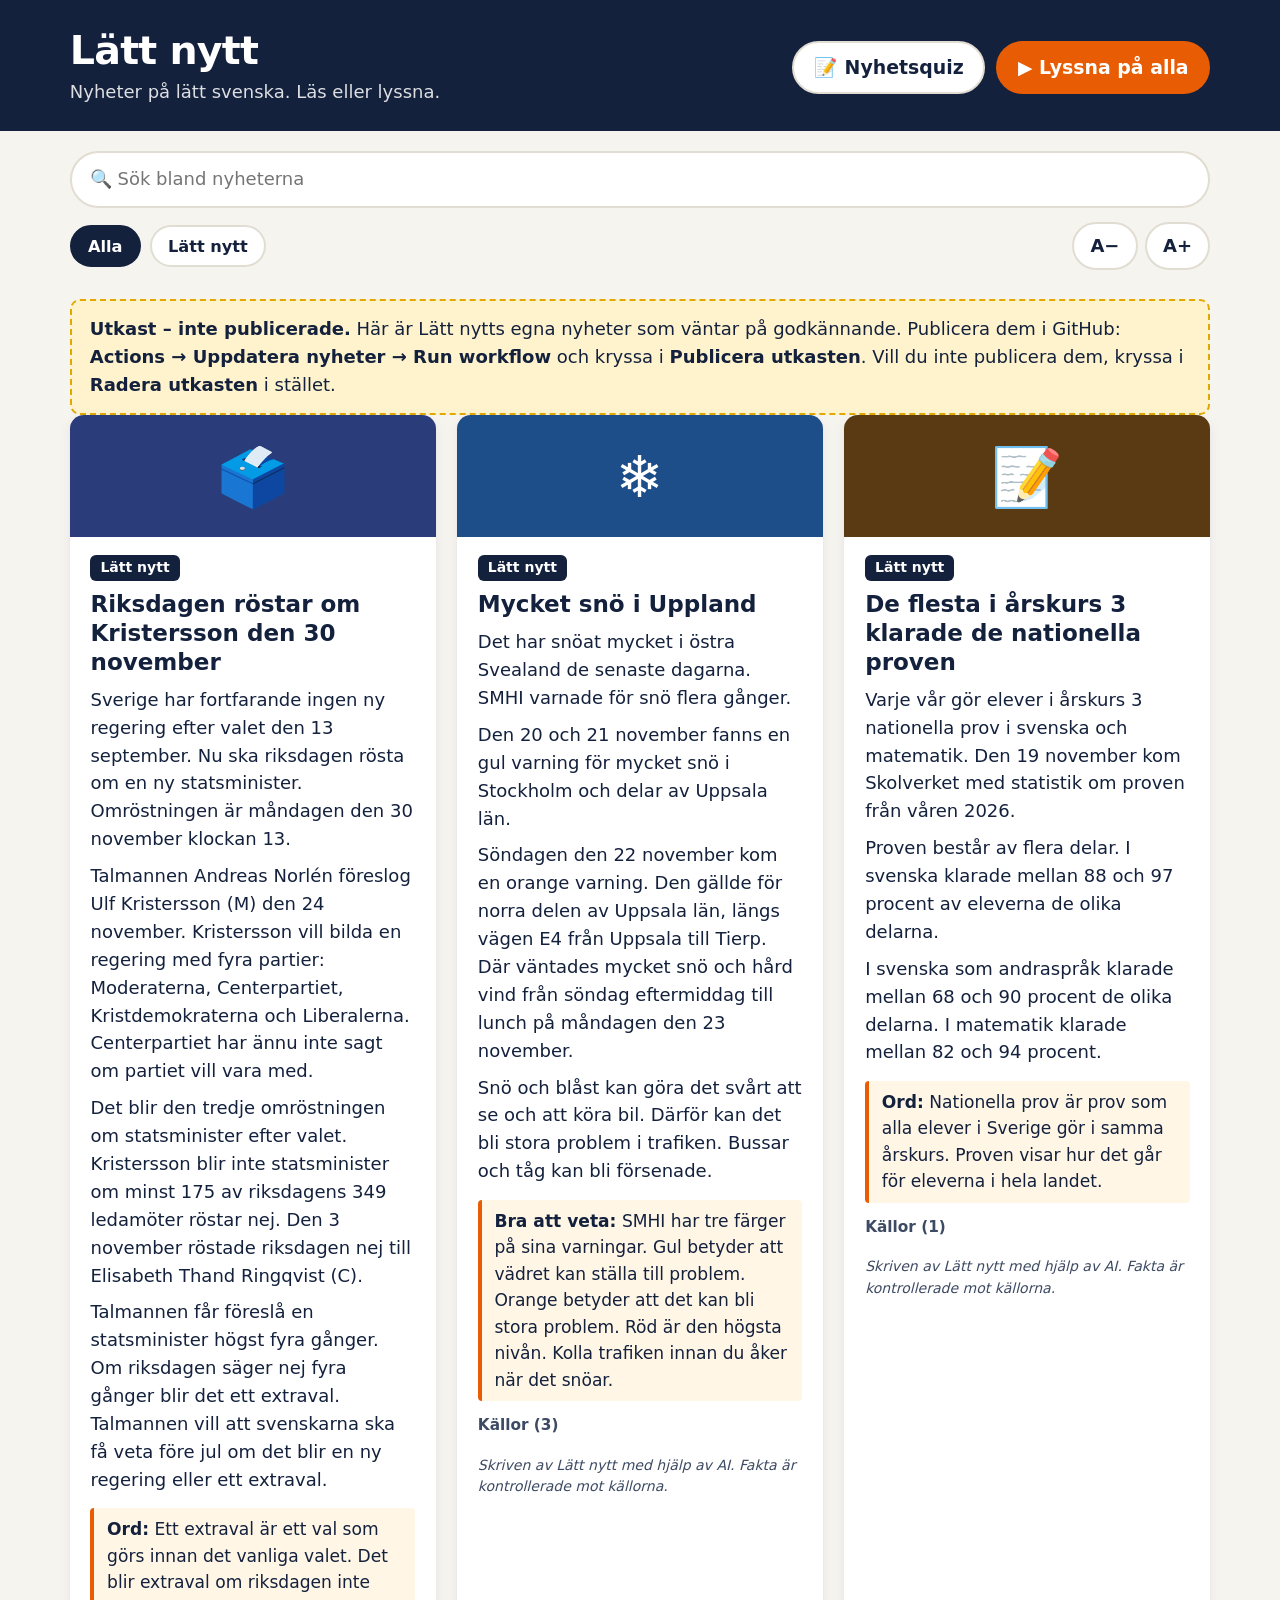
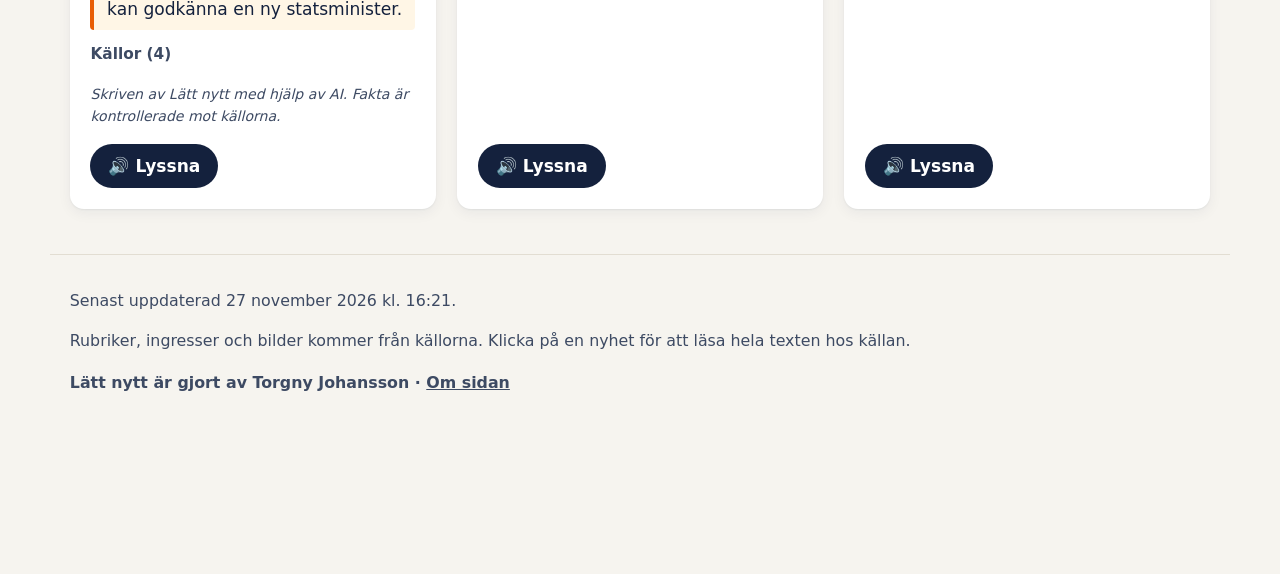
<file: utkast.html>
<!DOCTYPE html>
<html lang="sv">
<head>
  <meta charset="utf-8">
  <meta name="viewport" content="width=device-width, initial-scale=1">
  <title>Utkast – Lätt nytt</title>
  <meta name="robots" content="noindex, nofollow">
  <meta name="description" content="Nyheter på lätt svenska som du kan läsa eller lyssna på.">
  <meta name="theme-color" content="#14213d">
  <link rel="icon" href="data:image/svg+xml,<svg xmlns='http://www.w3.org/2000/svg' viewBox='0 0 100 100'><text y='.9em' font-size='90'>📰</text></svg>">
  <link rel="stylesheet" href="style.css?v=202611151344">
</head>
<body>
  <a class="skip" href="#news">Hoppa till nyheterna</a>

  <header class="top">
    <div class="wrap top-inner">
      <div>
        <h1>Lätt nytt</h1>
        <p class="tagline">Nyheter på lätt svenska. Läs eller lyssna.</p>
      </div>
      <div class="top-actions">
        <a href="quiz.html" class="btn btn-ghost btn-quiz">📝 Nyhetsquiz</a>
        <button id="playAll" class="btn btn-primary" type="button">
          <span aria-hidden="true">▶</span> Lyssna på alla
        </button>
      </div>
    </div>
  </header>

  <div class="wrap toolbar" role="region" aria-label="Inställningar">
    <div class="search-wrap">
      <label for="search" class="visually-hidden">Sök bland nyheterna</label>
      <input id="search" type="search" placeholder="🔍 Sök bland nyheterna" autocomplete="off">
    </div>
    <div id="filters" class="filters" role="group" aria-label="Välj källa"></div>
    <div class="settings">
      <button id="textSmaller" class="btn btn-ghost" type="button" aria-label="Mindre text">A−</button>
      <button id="textBigger" class="btn btn-ghost" type="button" aria-label="Större text">A+</button>
    </div>
  </div>

  <main id="news" class="wrap">
    <div class="draft-banner">
      <b>Utkast – inte publicerade.</b> Här är Lätt nytts egna nyheter som väntar på godkännande.
      Publicera dem i GitHub: <b>Actions → Uppdatera nyheter → Run workflow</b> och kryssa i <b>Publicera utkasten</b>.
      Vill du inte publicera dem, kryssa i <b>Radera utkasten</b> i stället.
    </div>
    <p id="status" class="status" aria-live="polite">Hämtar nyheter …</p>
    <div id="grid" class="grid"></div>
  </main>

  <footer class="wrap foot">
    <p id="updated"></p>
    <p>Rubriker, ingresser och bilder kommer från källorna. Klicka på en nyhet för att läsa hela texten hos källan.</p>
    <p id="sourceStatus" class="small"></p>
    <p id="visits" class="small" hidden></p>
    <p class="credit">Lätt nytt är gjort av Torgny Johansson · <a href="about.html">Om sidan</a></p>
  </footer>

  <!-- Spelaren visas när något läses upp -->
  <div id="player" class="player" hidden role="region" aria-label="Uppläsning">
    <div class="wrap player-inner">
      <div class="now">
        <span class="now-label">Läser upp</span>
        <span id="nowTitle" class="now-title"></span>
      </div>
      <div class="controls">
        <button id="prevBtn" class="ctrl" type="button" aria-label="Föregående nyhet">⏮</button>
        <button id="pauseBtn" class="ctrl ctrl-main" type="button" aria-label="Pausa">⏸</button>
        <button id="nextBtn" class="ctrl" type="button" aria-label="Nästa nyhet">⏭</button>
        <button id="stopBtn" class="ctrl" type="button" aria-label="Stoppa">⏹</button>
      </div>
      <div class="voice-settings">
        <label>Hastighet
          <select id="rate">
            <option value="0.7">Långsam</option>
            <option value="0.85">Lite långsam</option>
            <option value="1" selected>Normal</option>
            <option value="1.15">Snabb</option>
          </select>
        </label>
        <label>Röst
          <select id="voice"></select>
        </label>
      </div>
    </div>
  </div>

  <script>window.LATTNYTT_MODE = "utkast";</script>
  <script src="app.js?v=202611151344"></script>
</body>
</html>
</file>
<file: style.css>
:root {
  --ink: #14213d;
  --ink-soft: #3d4a63;
  --bg: #f6f4ef;
  --card: #ffffff;
  --accent: #e85d04;
  --accent-ink: #ffffff;
  --line: #e2ddd2;
  --highlight: #fff1a8;
  --font-scale: 1;
  --radius: 14px;
}

* { box-sizing: border-box; }

html { font-size: calc(18px * var(--font-scale)); }

body {
  margin: 0;
  font-family: system-ui, -apple-system, "Segoe UI", Roboto, "Helvetica Neue", Arial, sans-serif;
  background: var(--bg);
  color: var(--ink);
  line-height: 1.55;
  padding-bottom: 9rem;
}

.wrap { max-width: 1180px; margin: 0 auto; padding: 0 1.1rem; }

.skip { position: absolute; left: -999px; }
.skip:focus { left: 1rem; top: 1rem; background: #fff; padding: .5rem 1rem; z-index: 10; }

/* Sidhuvud */
.top { background: var(--ink); color: #fff; padding: 1.6rem 0 1.4rem; }
.top-inner { display: flex; align-items: center; justify-content: space-between; gap: 1rem; flex-wrap: wrap; }
.top h1 { margin: 0; font-size: 2.2rem; letter-spacing: -0.02em; line-height: 1.1; }
.tagline { margin: .3rem 0 0; opacity: .85; }

/* Knappar */
.btn {
  font: inherit; font-weight: 650; border: 0; cursor: pointer;
  border-radius: 999px; padding: .65rem 1.2rem; min-height: 44px;
}
.btn-primary { background: var(--accent); color: var(--accent-ink); font-size: 1.05rem; }
.btn-primary:hover { filter: brightness(1.08); }
.btn-ghost { background: #fff; color: var(--ink); border: 2px solid var(--line); padding: .45rem .9rem; }
.top-actions { display: flex; gap: .6rem; flex-wrap: wrap; align-items: center; }
.btn-quiz { text-decoration: none; display: inline-flex; align-items: center; font-size: 1.05rem; padding: .55rem 1.1rem; }
.btn:focus-visible, .ctrl:focus-visible, .chip:focus-visible, a:focus-visible { outline: 3px solid var(--accent); outline-offset: 2px; }

/* Verktygsrad */
.toolbar { display: flex; justify-content: space-between; align-items: center; gap: .8rem; flex-wrap: wrap; padding-top: 1.1rem; padding-bottom: .6rem; }
.filters { display: flex; gap: .5rem; flex-wrap: wrap; }
.chip {
  font: inherit; font-size: .9rem; font-weight: 600; cursor: pointer;
  border: 2px solid var(--line); background: #fff; color: var(--ink);
  border-radius: 999px; padding: .35rem .9rem; min-height: 40px;
}
.chip[aria-pressed="true"] { background: var(--ink); border-color: var(--ink); color: #fff; }
.settings { display: flex; gap: .4rem; }
.search-wrap { flex: 1 1 100%; }
#search { width: 100%; font: inherit; padding: .7rem 1rem; border: 2px solid var(--line); border-radius: 999px; background: #fff; min-height: 48px; }
#search:focus { outline: 3px solid var(--accent); outline-offset: 1px; border-color: transparent; }
.visually-hidden { position: absolute; width: 1px; height: 1px; overflow: hidden; clip: rect(0 0 0 0); }

.status { color: var(--ink-soft); }

/* Nyhetskort */
.grid { display: grid; grid-template-columns: repeat(auto-fill, minmax(min(100%, 330px), 1fr)); gap: 1.2rem; }

.card {
  background: var(--card); border-radius: var(--radius); overflow: hidden;
  display: flex; flex-direction: column;
  box-shadow: 0 1px 2px rgba(20,33,61,.06), 0 4px 14px rgba(20,33,61,.06);
  transition: box-shadow .2s, transform .2s;
}
.card.reading { box-shadow: 0 0 0 4px var(--accent), 0 8px 24px rgba(20,33,61,.15); }

.card-img { aspect-ratio: 16 / 9; background: var(--line); overflow: hidden; position: relative; }
.card-img img { position: relative; z-index: 1; width: 100%; height: 100%; object-fit: cover; display: block; }
.card-img .ph {
  position: absolute; inset: 0; display: grid; place-items: center;
  color: #fff; font-weight: 800; font-size: 1.4rem; text-align: center; padding: 1rem;
}

.card-body { padding: 1rem 1.15rem 1.15rem; display: flex; flex-direction: column; gap: .55rem; flex: 1; }
.meta { display: flex; gap: .6rem; align-items: center; font-size: .82rem; color: var(--ink-soft); flex-wrap: wrap; }
.badge { color: #fff; font-weight: 700; padding: .12rem .55rem; border-radius: 6px; font-size: .78rem; }
.card h2 { margin: 0; font-size: 1.28rem; line-height: 1.25; }
.card h2 a { color: inherit; text-decoration: none; }
.card h2 a:hover { text-decoration: underline; }
.summary { margin: 0; color: var(--ink); }
.sent.on, .card h2.on { background: var(--highlight); border-radius: 3px; box-shadow: 0 0 0 2px var(--highlight); }

.card-actions { display: flex; gap: .6rem; margin-top: auto; padding-top: .4rem; flex-wrap: wrap; }
.listen {
  font: inherit; font-weight: 700; font-size: .95rem; cursor: pointer;
  background: var(--ink); color: #fff; border: 0; border-radius: 999px; padding: .5rem 1rem; min-height: 44px;
}
.listen[aria-pressed="true"] { background: var(--accent); }
.more { align-self: center; color: var(--ink); font-weight: 600; font-size: .95rem; }

/* Sidfot */
.foot { color: var(--ink-soft); font-size: .88rem; margin-top: 2.5rem; border-top: 1px solid var(--line); padding-top: 1rem; }
.small { font-size: .8rem; }
.credit { margin-top: 1rem; font-weight: 600; }
.foot a { color: inherit; }

/* Spelare */
.player {
  position: fixed; left: 0; right: 0; bottom: 0; z-index: 5;
  background: var(--ink); color: #fff; padding: .8rem 0 calc(.8rem + env(safe-area-inset-bottom));
  box-shadow: 0 -6px 20px rgba(0,0,0,.2);
}
.player-inner { display: flex; align-items: center; gap: 1rem; flex-wrap: wrap; justify-content: space-between; }
.now { display: flex; flex-direction: column; min-width: 0; flex: 1 1 240px; }
.now-label { font-size: .75rem; text-transform: uppercase; letter-spacing: .08em; opacity: .7; }
.now-title { font-weight: 700; white-space: nowrap; overflow: hidden; text-overflow: ellipsis; }
.controls { display: flex; gap: .4rem; }
.ctrl {
  font-size: 1.2rem; width: 48px; height: 48px; border-radius: 50%; border: 0; cursor: pointer;
  background: rgba(255,255,255,.12); color: #fff;
}
.ctrl-main { background: var(--accent); }
.voice-settings { display: flex; gap: .8rem; font-size: .85rem; flex-wrap: wrap; }
.voice-settings label { display: flex; flex-direction: column; gap: .2rem; }
.voice-settings select { font: inherit; padding: .3rem; border-radius: 8px; border: 0; max-width: 200px; }

@media (max-width: 600px) {
  .top h1 { font-size: 1.8rem; }
  .voice-settings { width: 100%; }
  .voice-settings label { flex: 1; }
  .voice-settings select { max-width: none; width: 100%; }
}

@media (prefers-reduced-motion: reduce) { * { transition: none !important; scroll-behavior: auto !important; } }

/* Lätt nytts egna nyheter */
.own .card-body { gap: .5rem; }
.own .summary { margin: 0; }
.own .ph .emoji { font-size: 3.2rem; }
.tipbox { background: #fff6e6; border-left: 4px solid var(--accent); padding: .45rem .7rem; border-radius: 4px; margin: .3rem 0 0; font-size: .95rem; }
.sources { font-size: .85rem; color: var(--ink-soft); }
.sources summary { cursor: pointer; font-weight: 600; min-height: 32px; display: flex; align-items: center; }
.sources ul { margin: .3rem 0 0 1rem; padding: 0; }
.sources a { color: var(--ink); }
.ai { font-size: .78rem; color: var(--ink-soft); margin: .2rem 0 0; font-style: italic; }
.draft-banner { background: #fff3cd; border: 2px dashed #e0a800; padding: .8rem 1rem; border-radius: 10px; margin: 1rem 0 0; }
.own .card-img { aspect-ratio: 3 / 1; }
.btn[hidden] { display: none; }
</file>
